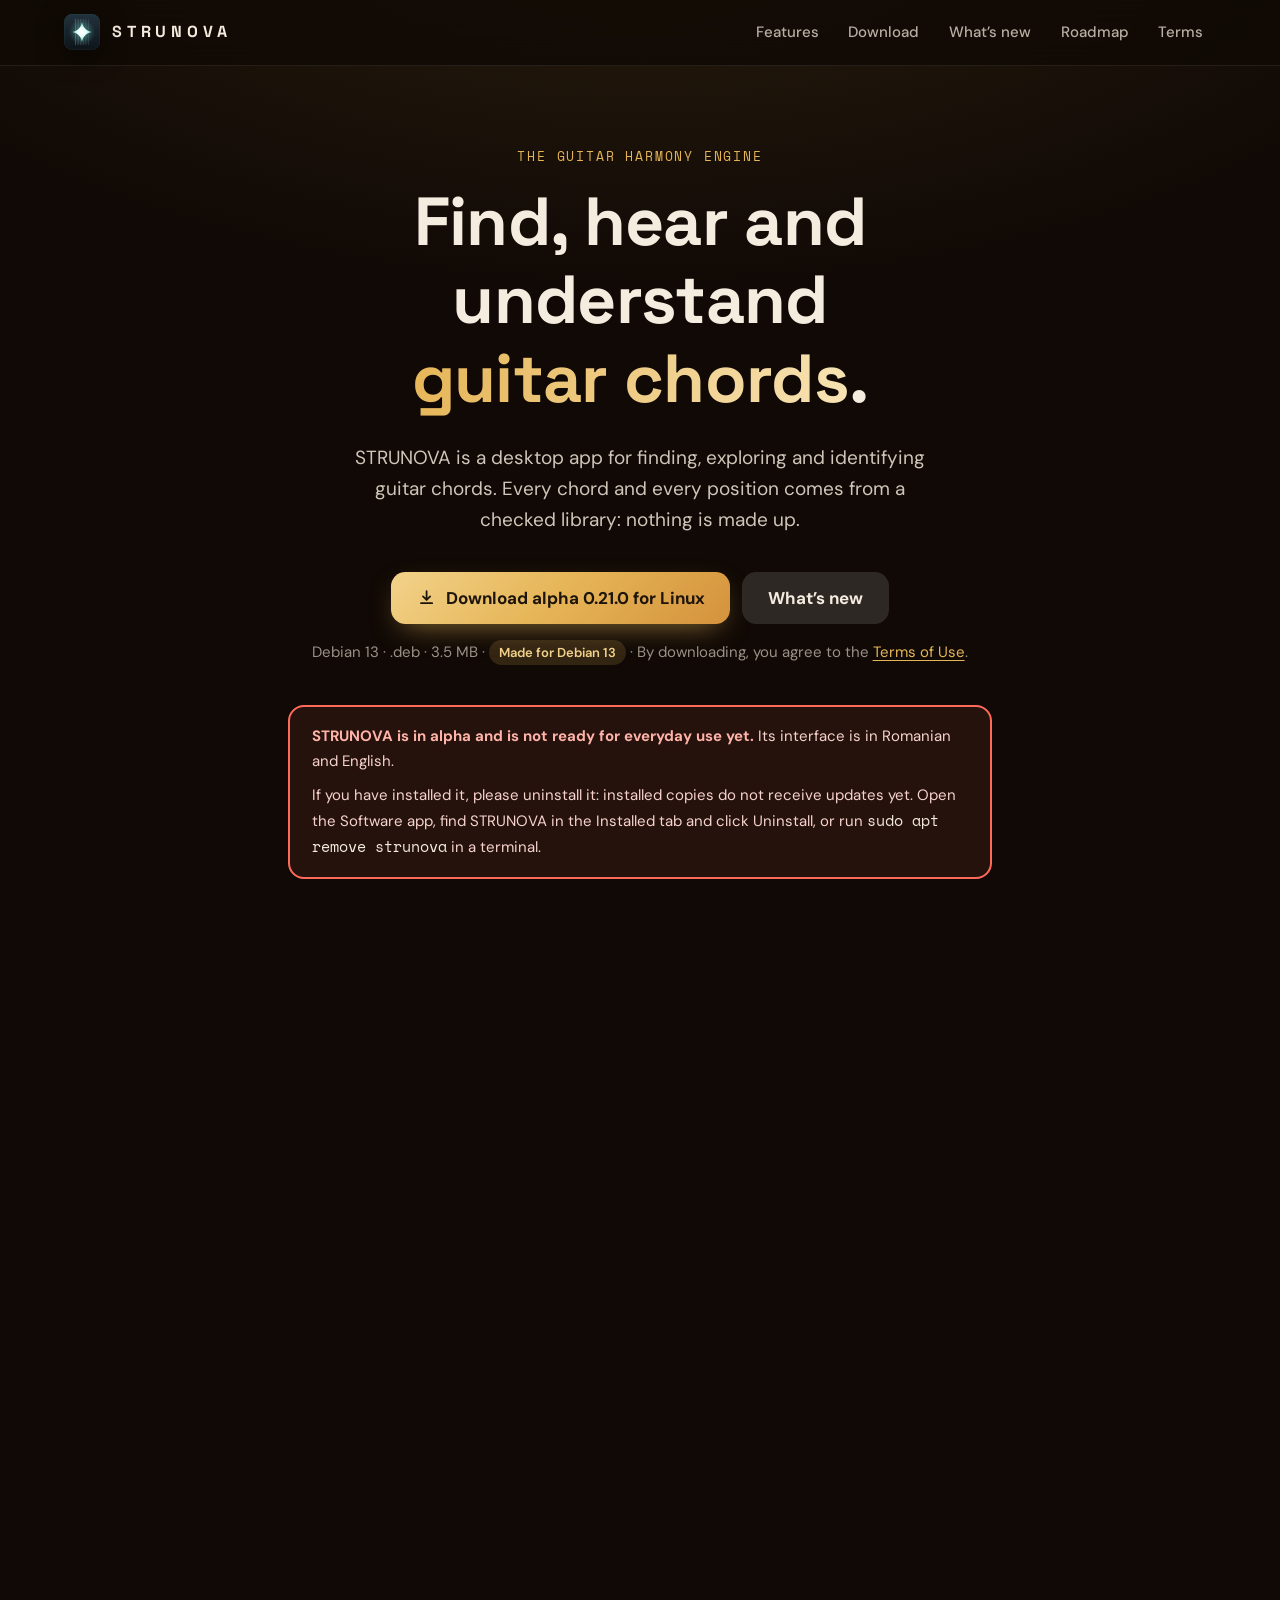
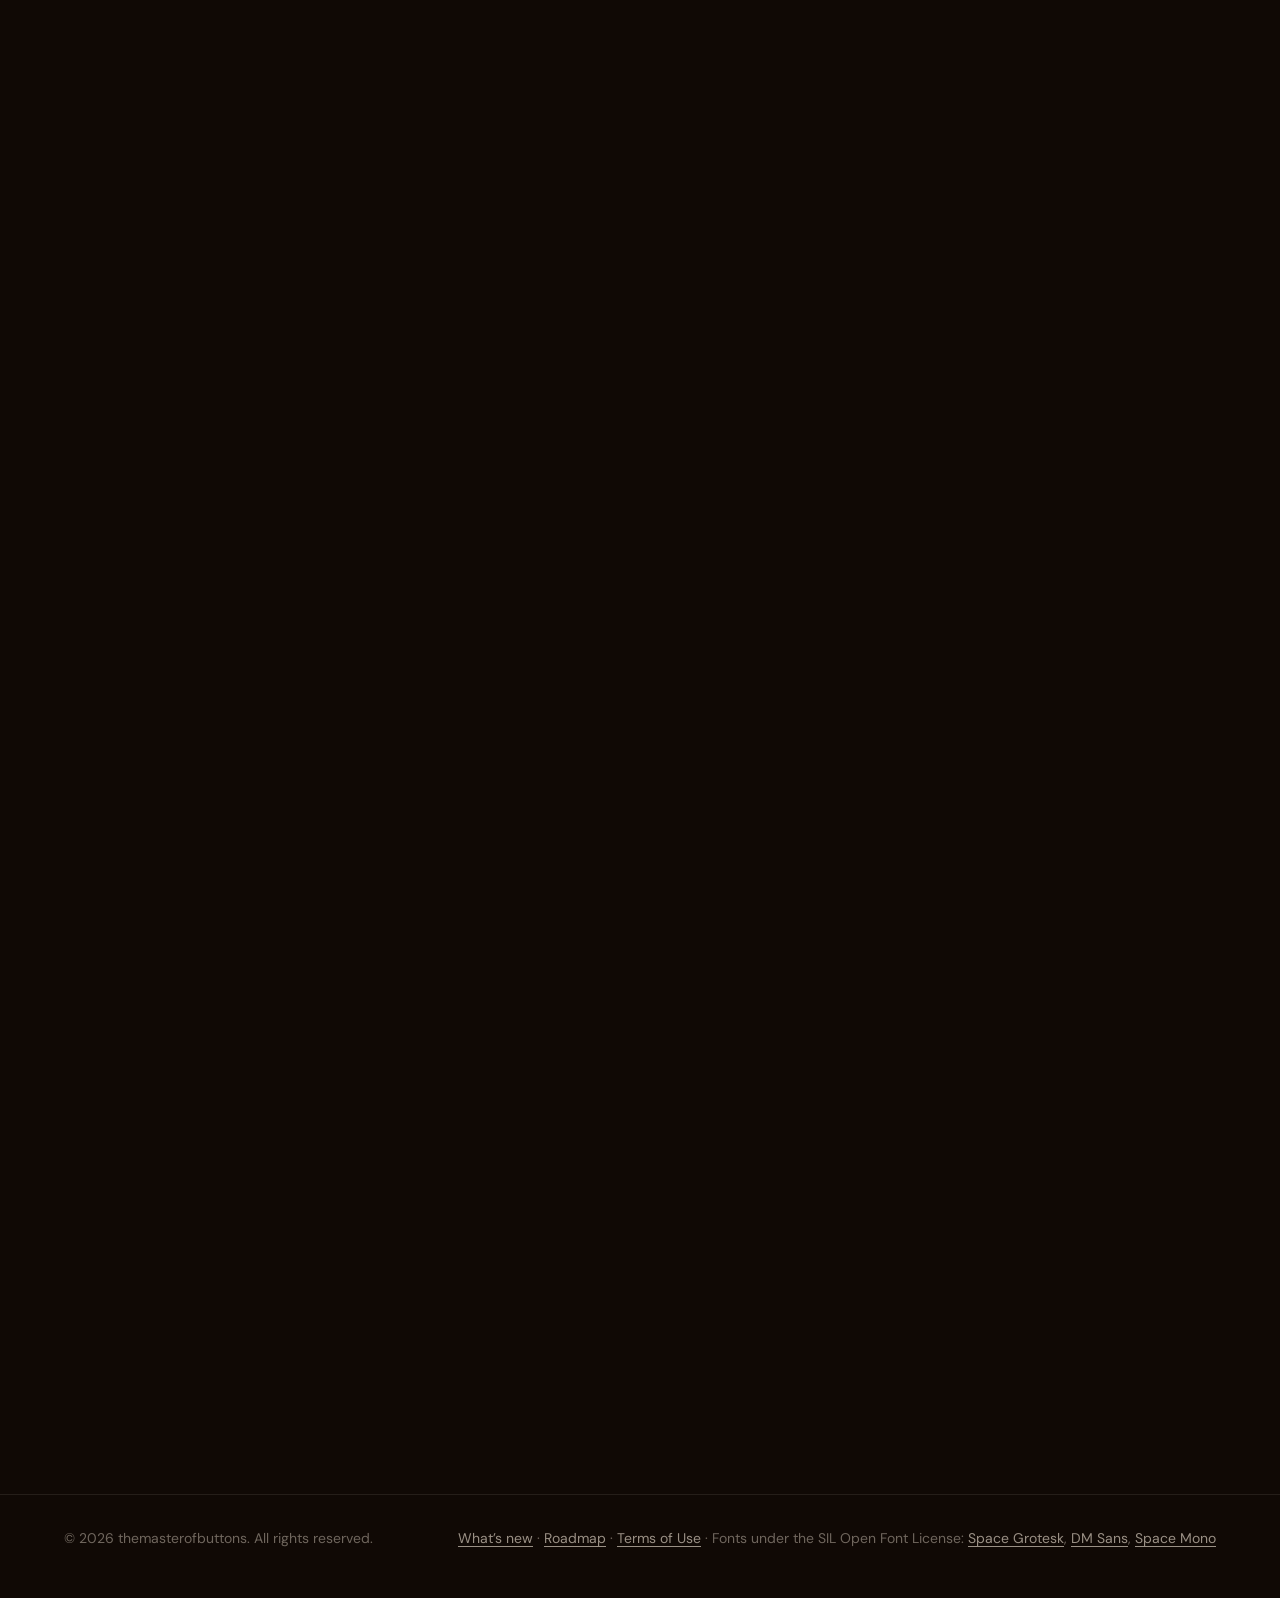
<file: index.html>
<!doctype html>
<html lang="en">
  <head>
    <meta charset="utf-8" />
    <meta name="viewport" content="width=device-width, initial-scale=1" />
    <meta
      http-equiv="Content-Security-Policy"
      content="default-src 'self'; base-uri 'none'; form-action 'none'"
    />
    <meta
      name="description"
      content="STRUNOVA, The Guitar Harmony Engine: a desktop app for finding, hearing and identifying guitar chords, with a library where nothing is invented. Alpha for Linux."
    />
    <meta name="theme-color" content="#100905" />
    <title>STRUNOVA · The Guitar Harmony Engine</title>
    <link rel="icon" type="image/png" href="favicon.png" />
    <link rel="stylesheet" href="styles.css?v=4" />
  </head>
  <body>
    <header class="top">
      <div class="wrap">
        <a class="brand" href="./" aria-label="STRUNOVA, home">
          <svg viewBox="64 64 896 896" aria-hidden="true">
            <defs>
              <linearGradient id="logo-bg" x1="0" y1="0" x2="0" y2="1">
                <stop offset="0" stop-color="#22323d" />
                <stop offset="1" stop-color="#0d141a" />
              </linearGradient>
              <radialGradient id="logo-glow" cx="0.5" cy="0.5" r="0.5">
                <stop offset="0" stop-color="#62cdbb" stop-opacity="0.55" />
                <stop offset="1" stop-color="#62cdbb" stop-opacity="0" />
              </radialGradient>
              <radialGradient id="logo-star" cx="0.5" cy="0.5" r="0.5">
                <stop offset="0" stop-color="#ffffff" />
                <stop offset="0.45" stop-color="#e9fffb" />
                <stop offset="1" stop-color="#62cdbb" />
              </radialGradient>
            </defs>
            <rect x="64" y="64" width="896" height="896" rx="208" fill="url(#logo-bg)" />
            <rect x="67" y="67" width="890" height="890" rx="205" fill="none" stroke="#62cdbb" stroke-opacity="0.35" stroke-width="6" />
            <g stroke="#aab8c5" stroke-opacity="0.5" stroke-linecap="round">
              <line x1="352" y1="196" x2="352" y2="828" stroke-width="16" />
              <line x1="416" y1="196" x2="416" y2="828" stroke-width="14" />
              <line x1="480" y1="196" x2="480" y2="828" stroke-width="12" />
              <line x1="544" y1="196" x2="544" y2="828" stroke-width="10" />
              <line x1="608" y1="196" x2="608" y2="828" stroke-width="9" />
              <line x1="672" y1="196" x2="672" y2="828" stroke-width="8" />
            </g>
            <circle cx="512" cy="512" r="330" fill="url(#logo-glow)" />
            <path d="M 512 272 Q 550.4 473.6 752 512 Q 550.4 550.4 512 752 Q 473.6 550.4 272 512 Q 473.6 473.6 512 272 Z" fill="url(#logo-star)" />
          </svg>
          <span>STRUNOVA</span>
        </a>
        <nav class="nav" aria-label="Site">
          <a href="#features">Features</a>
          <a href="#download">Download</a>
          <a href="releases.html">What’s new</a>
          <a href="roadmap.html">Roadmap</a>
          <a href="terms.html">Terms</a>
        </nav>
      </div>
    </header>

    <main>
      <div class="hero wrap">
        <p class="eyebrow">The Guitar Harmony Engine</p>
        <h1>Find, hear and understand <span class="gold">guitar chords</span>.</h1>
        <p class="lead">
          STRUNOVA is a desktop app for finding, exploring and identifying guitar chords.
          Every chord and every position comes from a checked library: nothing is made up.
        </p>
        <div class="actions">
          <a class="button" href="download/STRUNOVA_0.21.0_amd64.deb" download>
            <svg viewBox="0 0 24 24" fill="none" stroke="currentColor" stroke-width="2.2" stroke-linecap="round" stroke-linejoin="round" aria-hidden="true">
              <path d="M12 4v11m0 0-4.5-4.5M12 15l4.5-4.5M5 19h14" />
            </svg>
            Download alpha 0.21.0 for Linux
          </a>
          <a class="button quiet" href="releases.html">What’s new</a>
        </div>
        <p class="meta">
          Debian 13 · .deb · 3.5&nbsp;MB · <span class="status">Made for Debian 13</span> ·
          By downloading, you agree to the <a href="terms.html">Terms of Use</a>.
        </p>

        <div class="alert" role="alert">
          <p>
            <strong>STRUNOVA is in alpha and is not ready for everyday use yet.</strong>
            Its interface is in Romanian and English.
          </p>
          <p>
            If you have installed it, please uninstall it: installed copies do not receive
            updates yet. Open the Software app, find STRUNOVA in the Installed tab and click
            Uninstall, or run <code>sudo apt remove strunova</code> in a terminal.
          </p>
        </div>

        <figure class="shot glow reveal">
          <img
            src="images/chords.png"
            width="1600"
            height="900"
            alt="The chord library of STRUNOVA: a table of chord types and roots, and the chosen chord C with its diagram, its notes and buttons to hear it."
          />
        </figure>

        <ul class="stats reveal">
          <li><strong class="gold">359</strong><span>chords in the library</span></li>
          <li><strong class="gold">609</strong><span>documented positions</span></li>
          <li><strong class="gold">31</strong><span>chord types, from major to maj7♯11</span></li>
          <li><strong class="gold">0</strong><span>invented chords</span></li>
        </ul>
      </div>

      <section id="features">
        <div class="wrap">
          <div class="section-title reveal">
            <p class="eyebrow">What the alpha does</p>
            <h2>A chord library you can trust, and the tools around it</h2>
            <p>
              Search by name, such as C, Cm7, F#m9 or G7b9, or pick a chord from the table of
              types and roots. Every documented position has a clear diagram, with the
              fingers, the open and muted strings, the root and the notes, and you can hear
              it strummed or string by string. Filters keep only the positions you want: by
              level, open or barre, place on the neck and number of fingers. And every chord
              has its theory: the formula, each note with its interval above the root, the
              bass and the inversion, and what its type is, written from open music theory
              textbooks.
            </p>
          </div>

          <div class="feature reveal">
            <div class="feature-text">
              <span class="tag">Fretboard</span>
              <h3>Every position on the whole neck</h3>
              <p>
                Pick a chord and see where the library plays it along the whole neck: each
                position marked above the neck, the one you choose drawn in full on it, and
                the others in faint dots, one click away.
              </p>
              <ul>
                <li>Fingers, notes or degrees on the dots, the root ringed</li>
                <li>Barres, open and muted strings, as on a real neck</li>
                <li>The chosen position large, to hear and to keep among your favorites</li>
              </ul>
            </div>
            <figure class="shot">
              <img src="images/grif.png" width="1600" height="900" loading="lazy" alt="Fretboard: the six positions of C on the whole neck, the E-shape barre at the 8th fret chosen, the others in faint dots." />
            </figure>
          </div>

          <div class="feature reveal">
            <div class="feature-text">
              <span class="tag">Build music</span>
              <h3>Write a progression, then play along</h3>
              <p>
                Type the chords in your own order, such as Em C G D, and see each one with a
                diagram from the library. Hear the progression in time and follow the chord
                that is playing.
              </p>
              <ul>
                <li>Tempo from 40 to 200 beats per minute</li>
                <li>From 1 to 8 beats per chord, with repeat on or off</li>
                <li>Another position for any chord, with the arrows</li>
              </ul>
            </div>
            <figure class="shot">
              <img src="images/progression.png" width="1600" height="900" loading="lazy" alt="Build music: the progression Em C G D, each chord with its diagram, and the controls for tempo, beats per chord, volume and repeat." />
            </figure>
          </div>

          <div class="feature reveal">
            <div class="feature-text">
              <span class="tag">Chord identification</span>
              <h3>Which chord am I playing?</h3>
              <p>
                Choose one note per string on a fretboard, and STRUNOVA names the chords of its
                library that have exactly those notes, and tells you whether your position is
                one of its own.
              </p>
              <ul>
                <li>A wooden fretboard with 12, 15 or 17 frets</li>
                <li>An Example button that puts a position from the library on the neck</li>
                <li>Chords with the same notes over another bass, named apart</li>
              </ul>
            </div>
            <figure class="shot">
              <img src="images/identify.png" width="1600" height="900" loading="lazy" alt="Chord identification: notes chosen on a wooden fretboard, the chord C found in the library, and the notes chosen string by string." />
            </figure>
          </div>

          <div class="feature reveal">
            <div class="feature-text">
              <span class="tag">Lessons</span>
              <h3>Learn how a guitar makes its sound</h3>
              <p>
                Lesson 1 explains, card by card, what sound is, how classical, acoustic,
                electro-acoustic, smart and electric guitars make it, and how amplifiers and
                effects shape it.
              </p>
              <ul>
                <li>10 chapters, 74 cards and more than 40 drawings</li>
                <li>Notes to hear, and an interactive map of the whole sound path</li>
                <li>A test of ten questions, with your score</li>
              </ul>
            </div>
            <figure class="shot">
              <img src="images/lesson.png" width="1600" height="900" loading="lazy" alt="A lesson card: the whole sound path of an electric guitar, stop by stop, from the string to the ear." />
            </figure>
          </div>

          <div class="feature reveal">
            <div class="feature-text">
              <span class="tag">Favorites and settings</span>
              <h3>Your chords, your way</h3>
              <p>
                Star a chord to keep it with the exact position you were looking at, and find
                your favorites as cards to see and hear. Settings are saved automatically.
              </p>
              <ul>
                <li>Your guitar: six, seven or eight strings</li>
                <li>The volume, kept from one session to the next</li>
                <li>Sound as soon as you choose a note or a chord</li>
                <li>The length of the fretboard and note names under the mouse</li>
              </ul>
            </div>
            <figure class="shot">
              <img src="images/favorites.png" width="1600" height="900" loading="lazy" alt="Favorites: the starred chords Am, C, G, Em and F7 as cards, each with its diagram and a button to hear it." />
            </figure>
          </div>

          <ul class="cards reveal">
            <li class="card">
              <div class="icon">
                <svg viewBox="0 0 24 24" fill="none" stroke="currentColor" stroke-width="2" stroke-linecap="round" stroke-linejoin="round" aria-hidden="true">
                  <circle cx="12" cy="12" r="8" />
                  <path d="M12 4a8 8 0 0 1 0 16Z" fill="currentColor" />
                </svg>
              </div>
              <h3>Warm and focused</h3>
              <p>A dark, warm design with a gold accent, made to let the chords stand out.</p>
            </li>
            <li class="card">
              <div class="icon">
                <svg viewBox="0 0 24 24" fill="none" stroke="currentColor" stroke-width="2" stroke-linecap="round" stroke-linejoin="round" aria-hidden="true">
                  <path d="M3 12c2.5 0 2.5-6 5-6s2.5 12 5 12 2.5-6 5-6 2.5 0 3 0" />
                </svg>
              </div>
              <h3>Glass and motion like iOS and macOS</h3>
              <p>
                The sidebar and the controls are glass that catches the light. Buttons give way
                under a click, selections slide and stretch like a drop, and fingers move to the
                next position.
              </p>
            </li>
            <li class="card">
              <div class="icon">
                <svg viewBox="0 0 24 24" fill="none" stroke="currentColor" stroke-width="2" stroke-linecap="round" stroke-linejoin="round" aria-hidden="true">
                  <path d="M4 18V6l5 3v6l-5 3Z" />
                  <path d="M14 8.5a5 5 0 0 1 0 7M17 6a8.5 8.5 0 0 1 0 12" />
                </svg>
              </div>
              <h3>Synthesized strings</h3>
              <p>
                Plucked strings synthesized in the app, in tune to within a cent across the
                neck. The app says so: no recordings pretend to be a real guitar.
              </p>
            </li>
          </ul>
        </div>
      </section>

      <section>
        <div class="wrap">
          <div class="principle reveal">
            <p class="eyebrow">Our principle</p>
            <h2>No invented chords</h2>
            <p>
              STRUNOVA shows only chords and positions that exist and are documented in its
              library. If a chord is not there yet, the app says so instead of making one up.
            </p>
          </div>
        </div>
      </section>

      <section>
        <div class="wrap">
          <ul class="cards reveal">
            <li class="card">
              <div class="icon">
                <svg viewBox="0 0 24 24" fill="none" stroke="currentColor" stroke-width="2" stroke-linecap="round" stroke-linejoin="round" aria-hidden="true">
                  <rect x="5" y="11" width="14" height="9" rx="2" />
                  <path d="M8 11V8a4 4 0 0 1 8 0v3" />
                </svg>
              </div>
              <h3>Private by design</h3>
              <p>
                The app works offline, with no account and no tracking. Your settings,
                favorites and lessons read stay on your computer.
              </p>
            </li>
            <li class="card">
              <div class="icon">
                <svg viewBox="0 0 24 24" fill="none" stroke="currentColor" stroke-width="2" stroke-linecap="round" stroke-linejoin="round" aria-hidden="true">
                  <path d="M4 7h16M4 12h16M4 17h10" />
                </svg>
              </div>
              <h3>No cookies here either</h3>
              <p>This website uses no cookies and no analytics.</p>
            </li>
          </ul>
        </div>
      </section>

      <section id="download">
        <div class="wrap">
          <div class="section-title reveal">
            <p class="eyebrow">Download</p>
            <h2>Try the alpha</h2>
            <p>
              New in 0.21.0: guitars of 7 and 8 strings. Choose yours in Settings: the
              positions, the whole neck, chord identification and the sound follow it, with a low
              B on the seventh string and a low F♯ on the eighth.
              <a href="releases.html">Every version</a>.
            </p>
          </div>

          <div class="download reveal">
            <div class="panel">
              <h3>STRUNOVA 0.21.0 alpha</h3>
              <p class="small">
                Debian package · 64-bit (x86-64) · 3.5&nbsp;MB ·
                <span class="status">Made for Debian 13</span>
              </p>
              <a class="button" href="download/STRUNOVA_0.21.0_amd64.deb" download>
                <svg viewBox="0 0 24 24" fill="none" stroke="currentColor" stroke-width="2.2" stroke-linecap="round" stroke-linejoin="round" aria-hidden="true">
                  <path d="M12 4v11m0 0-4.5-4.5M12 15l4.5-4.5M5 19h14" />
                </svg>
                Download for Linux (.deb)
              </a>
              <p class="small">
                By downloading, you agree to the <a href="terms.html">Terms of Use</a>.
              </p>
              <p>
                STRUNOVA 0.21.0 is an early alpha, not ready for everyday use yet. Installed
                copies do not receive updates yet: each new version is offered on this page.
              </p>
              <p class="small">SHA-256 of the package:</p>
              <div class="code">
                <code id="checksum">18356687343207b7f53fb245473b84da46c04aa3f3d649ad487d0eb6c5f6705e</code>
                <button class="copy" type="button" data-copy="checksum">Copy</button>
              </div>
            </div>

            <div class="panel">
              <h3>Install</h3>
              <ol class="steps">
                <li>Open the downloaded file: the Software app opens.</li>
                <li>Click <strong>Install</strong> and enter your password.</li>
                <li>STRUNOVA appears in your application menu. Made for Debian 13 (64-bit).</li>
              </ol>
              <p class="small">Or, in a terminal, in the folder where you saved the file:</p>
              <div class="code">
                <code id="install">sudo apt install ./STRUNOVA_0.21.0_amd64.deb</code>
                <button class="copy" type="button" data-copy="install">Copy</button>
              </div>
              <p class="small">
                To remove STRUNOVA, uninstall it from the Software app, or run
                <code>sudo apt remove strunova</code>. Your settings, favorites and lessons
                read stay in the folder <code>~/.local/share/ro.strunova.desktop</code>;
                delete it to remove them too.
              </p>
              <p class="small">
                Other Linux distributions based on Debian may work, but they have not been
                tested. Versions for macOS and Windows are planned, on this same page.
              </p>
            </div>
          </div>
        </div>
      </section>
    </main>

    <footer>
      <div class="wrap">
        <p>© 2026 themasterofbuttons. All rights reserved.</p>
        <p>
          <a href="releases.html">What’s new</a> · <a href="roadmap.html">Roadmap</a> ·
          <a href="terms.html">Terms of Use</a> ·
          Fonts under the SIL Open Font License:
          <a href="fonts/LICENSE-space-grotesk.txt">Space Grotesk</a>,
          <a href="fonts/LICENSE-dm-sans.txt">DM Sans</a>,
          <a href="fonts/LICENSE-space-mono.txt">Space Mono</a>
        </p>
      </div>
    </footer>

    <script src="script.js"></script>
  </body>
</html>
</file>
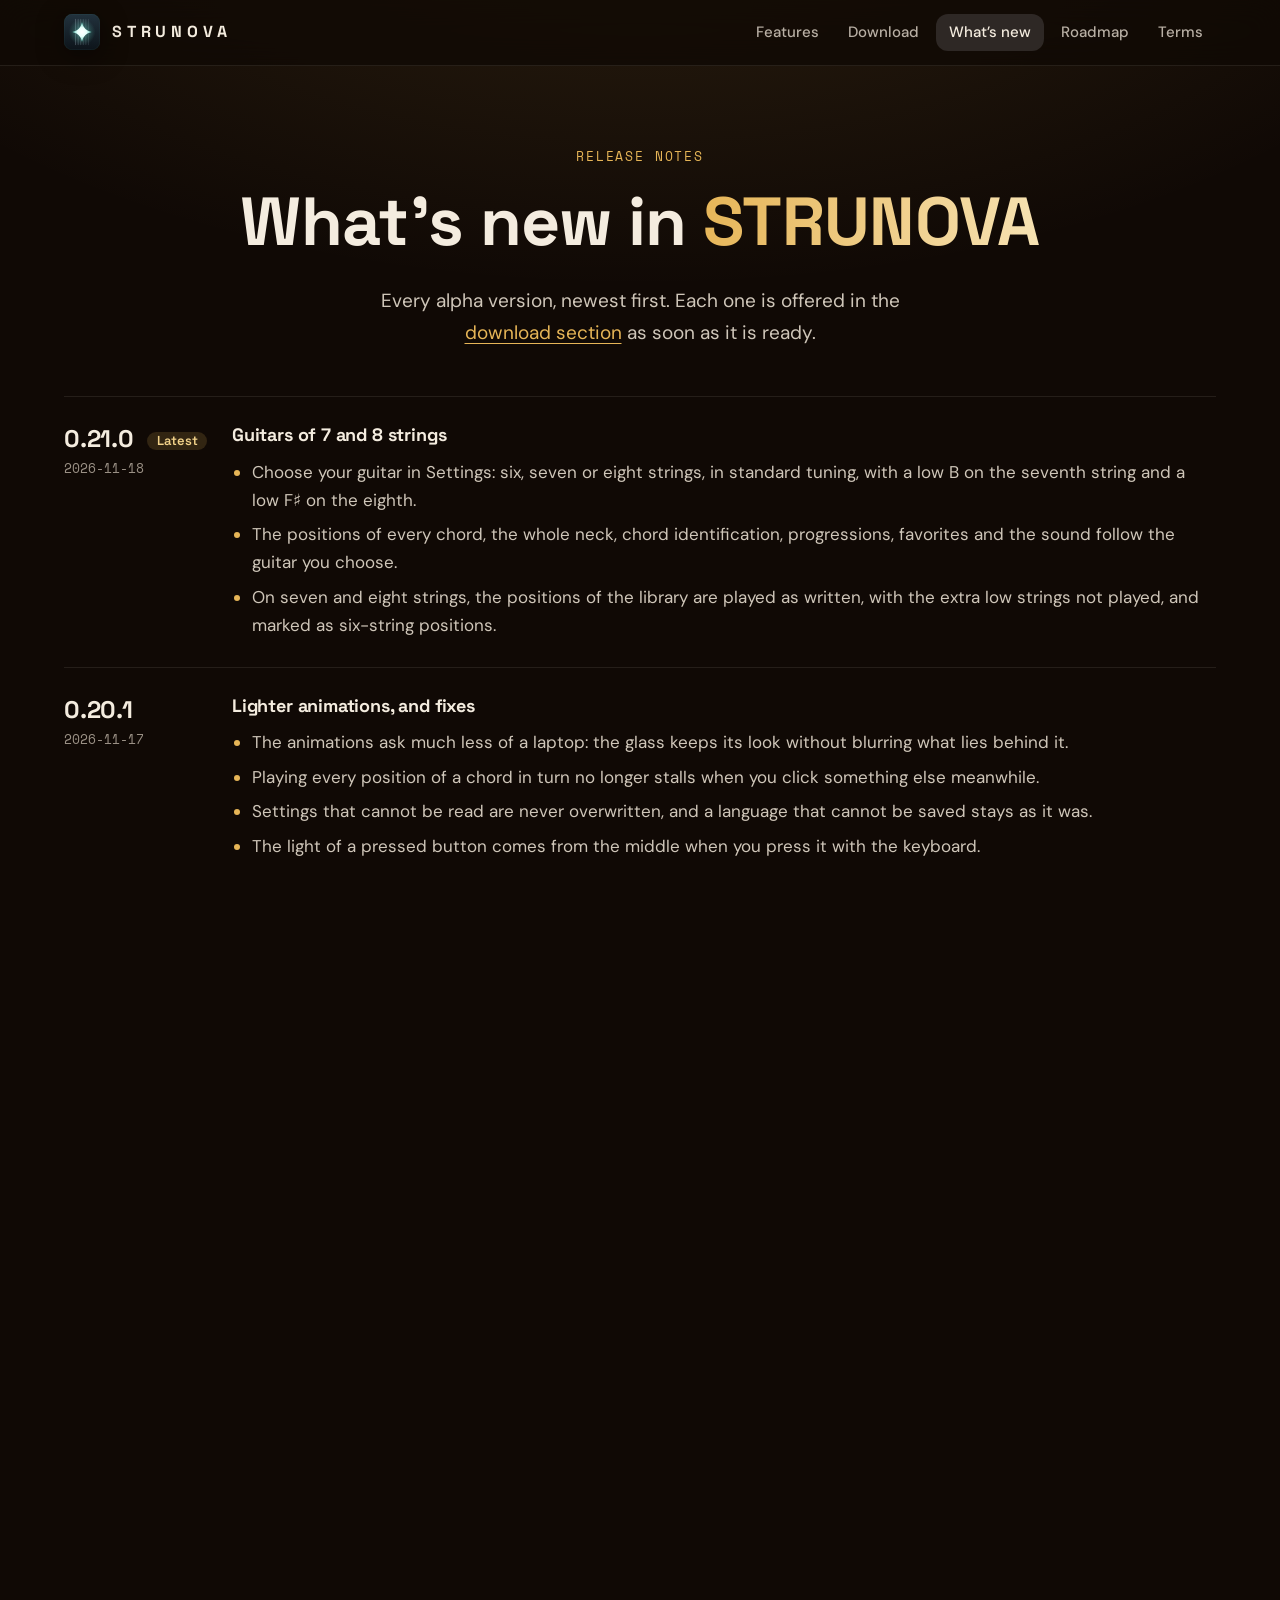
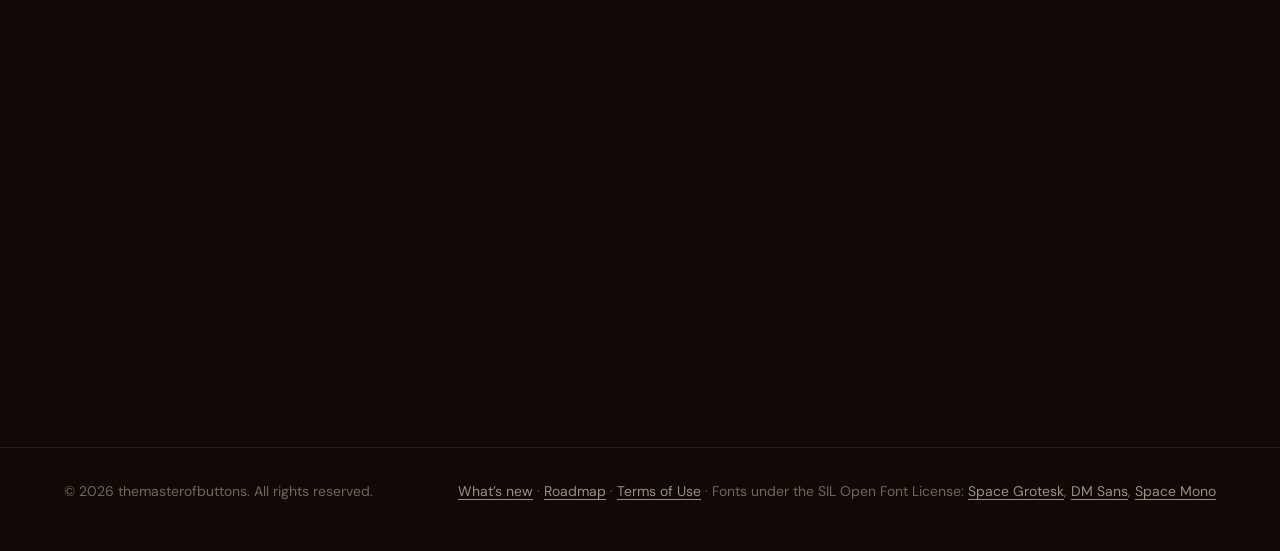
<file: releases.html>
<!doctype html>
<html lang="en">
  <head>
    <meta charset="utf-8" />
    <meta name="viewport" content="width=device-width, initial-scale=1" />
    <meta
      http-equiv="Content-Security-Policy"
      content="default-src 'self'; base-uri 'none'; form-action 'none'"
    />
    <meta name="description" content="Release notes of every STRUNOVA alpha version." />
    <meta name="theme-color" content="#100905" />
    <title>What’s new · STRUNOVA</title>
    <link rel="icon" type="image/png" href="favicon.png" />
    <link rel="stylesheet" href="styles.css?v=4" />
  </head>
  <body>
    <header class="top">
      <div class="wrap">
        <a class="brand" href="./" aria-label="STRUNOVA, home">
          <svg viewBox="64 64 896 896" aria-hidden="true">
            <defs>
              <linearGradient id="logo-bg" x1="0" y1="0" x2="0" y2="1">
                <stop offset="0" stop-color="#22323d" />
                <stop offset="1" stop-color="#0d141a" />
              </linearGradient>
              <radialGradient id="logo-glow" cx="0.5" cy="0.5" r="0.5">
                <stop offset="0" stop-color="#62cdbb" stop-opacity="0.55" />
                <stop offset="1" stop-color="#62cdbb" stop-opacity="0" />
              </radialGradient>
              <radialGradient id="logo-star" cx="0.5" cy="0.5" r="0.5">
                <stop offset="0" stop-color="#ffffff" />
                <stop offset="0.45" stop-color="#e9fffb" />
                <stop offset="1" stop-color="#62cdbb" />
              </radialGradient>
            </defs>
            <rect x="64" y="64" width="896" height="896" rx="208" fill="url(#logo-bg)" />
            <rect x="67" y="67" width="890" height="890" rx="205" fill="none" stroke="#62cdbb" stroke-opacity="0.35" stroke-width="6" />
            <g stroke="#aab8c5" stroke-opacity="0.5" stroke-linecap="round">
              <line x1="352" y1="196" x2="352" y2="828" stroke-width="16" />
              <line x1="416" y1="196" x2="416" y2="828" stroke-width="14" />
              <line x1="480" y1="196" x2="480" y2="828" stroke-width="12" />
              <line x1="544" y1="196" x2="544" y2="828" stroke-width="10" />
              <line x1="608" y1="196" x2="608" y2="828" stroke-width="9" />
              <line x1="672" y1="196" x2="672" y2="828" stroke-width="8" />
            </g>
            <circle cx="512" cy="512" r="330" fill="url(#logo-glow)" />
            <path d="M 512 272 Q 550.4 473.6 752 512 Q 550.4 550.4 512 752 Q 473.6 550.4 272 512 Q 473.6 473.6 512 272 Z" fill="url(#logo-star)" />
          </svg>
          <span>STRUNOVA</span>
        </a>
        <nav class="nav" aria-label="Site">
          <a href="./#features">Features</a>
          <a href="./#download">Download</a>
          <a href="releases.html" aria-current="page">What’s new</a>
          <a href="roadmap.html">Roadmap</a>
          <a href="terms.html">Terms</a>
        </nav>
      </div>
    </header>

    <main class="wrap">
      <div class="hero">
        <p class="eyebrow">Release notes</p>
        <h1>What’s new in <span class="gold">STRUNOVA</span></h1>
        <p class="lead">
          Every alpha version, newest first. Each one is offered in the
          <a href="./#download">download section</a> as soon as it is ready.
        </p>
      </div>
        <article class="release reveal">
          <div>
            <h2>0.21.0 <span class="status latest">Latest</span></h2>
            <time datetime="2026-11-18">2026-11-18</time>
          </div>
          <div>
            <h3>Guitars of 7 and 8 strings</h3>
            <ul>
            <li>Choose your guitar in Settings: six, seven or eight strings, in standard tuning, with a low B on the seventh string and a low F♯ on the eighth.</li>
            <li>The positions of every chord, the whole neck, chord identification, progressions, favorites and the sound follow the guitar you choose.</li>
            <li>On seven and eight strings, the positions of the library are played as written, with the extra low strings not played, and marked as six-string positions.</li>
            </ul>
          </div>
        </article>
        <article class="release reveal">
          <div>
            <h2>0.20.1</h2>
            <time datetime="2026-11-17">2026-11-17</time>
          </div>
          <div>
            <h3>Lighter animations, and fixes</h3>
            <ul>
            <li>The animations ask much less of a laptop: the glass keeps its look without blurring what lies behind it.</li>
            <li>Playing every position of a chord in turn no longer stalls when you click something else meanwhile.</li>
            <li>Settings that cannot be read are never overwritten, and a language that cannot be saved stays as it was.</li>
            <li>The light of a pressed button comes from the middle when you press it with the keyboard.</li>
            </ul>
          </div>
        </article>
        <article class="release reveal">
          <div>
            <h2>0.20.0</h2>
            <time datetime="2026-11-16">2026-11-16</time>
          </div>
          <div>
            <h3>Glass, in the manner of iOS 26 and macOS Tahoe</h3>
            <ul>
            <li>The sidebar floats in the window as a pane of glass that lets the light through.</li>
            <li>Buttons, fields, tabs and choices are capsules of glass with a rim that catches the light; the main action is gold glass. Tables, diagrams and texts stay solid, easy to read.</li>
            <li>A selection stretches like a drop as it slides, glass lights up where you press it, and a slider’s handle or a switch’s knob turns into a lens of clear glass while you hold it.</li>
            </ul>
          </div>
        </article>
        <article class="release reveal">
          <div>
            <h2>0.19.0</h2>
            <time datetime="2026-11-16">2026-11-16</time>
          </div>
          <div>
            <h3>More chords</h3>
            <ul>
            <li>Six more chord types: 7♯5, 7♭5, 9sus4, maj7♯11, m11 and m6/9, each with an explanation of its theory.</li>
            <li>The m6 and m(maj7) chords on every root, and more positions for maj7: 359 chords with 609 positions.</li>
            <li>A review of every chord in the library: the fingering of the open Gmaj7 is corrected.</li>
            </ul>
          </div>
        </article>
        <article class="release reveal">
          <div>
            <h2>0.18.0</h2>
            <time datetime="2026-11-15">2026-11-15</time>
          </div>
          <div>
            <h3>English</h3>
            <ul>
            <li>The interface in English as well as Romanian: choose the language in Settings; until you do, STRUNOVA follows the language of your system.</li>
            <li>Every text in English: the sections, the names and explanations of the chords, and Lesson 1.</li>
            <li>Labels that were cut off at the edge of four lesson drawings, and long names in the whole sound path, now fit.</li>
            </ul>
          </div>
        </article>
        <article class="release reveal">
          <div>
            <h2>0.17.0</h2>
            <time datetime="2026-11-15">2026-11-15</time>
          </div>
          <div>
            <h3>The Grif section</h3>
            <ul>
            <li>Every position of a chord from the library on the whole neck, each one marked above it.</li>
            <li>The chosen position drawn in full on the neck, with fingers, notes or degrees, and large under it, to hear and to keep among your favorites.</li>
            <li>Choose a position with a click on its mark or on one of its faint notes, with the arrows or with the keyboard.</li>
            </ul>
          </div>
        </article>
        <article class="release reveal">
          <div>
            <h2>0.16.0</h2>
            <time datetime="2026-11-15">2026-11-15</time>
          </div>
          <div>
            <h3>The theory of every chord</h3>
            <ul>
            <li>The card of a chord has two views, Positions and Theory.</li>
            <li>Theory shows the formula, each note with its interval above the root and its distance in semitones, the bass and the inversion.</li>
            <li>An explanation of each of the 25 chord types, written from open music theory textbooks, with its sources.</li>
            <li>The table of chords no longer cuts off long names in narrower windows.</li>
            </ul>
          </div>
        </article>
        <article class="release reveal">
          <div>
            <h2>0.15.1</h2>
            <time datetime="2026-11-15">2026-11-15</time>
          </div>
          <div>
            <h3>Fixes</h3>
            <ul>
            <li>The search finds the 6/9 chord written as musicians write it, such as C6/9.</li>
            <li>In chord identification, the bass label goes on the lowest note, not on the lowest string played.</li>
            <li>Typing a chord in the search never makes it sound.</li>
            <li>The answers of the test are kept during a visit to another section, and no question can be skipped.</li>
            <li>Settings changed in the first moments after the app opens no longer replace the saved ones.</li>
            </ul>
          </div>
        </article>
        <article class="release reveal">
          <div>
            <h2>0.15.0</h2>
            <time datetime="2026-11-14">2026-11-14</time>
          </div>
          <div>
            <h3>Lesson 1 is complete</h3>
            <ul>
            <li>Chapters on the amplifier and on effects pedals, with their drawings.</li>
            <li>The whole sound path in an interactive diagram, for each kind of guitar.</li>
            <li>A test of ten questions at the end of the lesson, with the score.</li>
            </ul>
          </div>
        </article>
        <article class="release reveal">
          <div>
            <h2>0.14.5</h2>
            <time datetime="2026-11-14">2026-11-14</time>
          </div>
          <div>
            <h3>More drawings in Lesson 1</h3>
            <ul>
            <li>How a guitar can play its effects through its own body, and how that differs from the pickup of a classic electric guitar.</li>
            <li>Twelve new drawings, among them guitars drawn in the style of a classic electric guitar and of a smart guitar.</li>
            </ul>
          </div>
        </article>
        <article class="release reveal">
          <div>
            <h2>0.14.0</h2>
            <time datetime="2026-11-14">2026-11-14</time>
          </div>
          <div>
            <h3>More chapters of Lesson 1</h3>
            <ul>
            <li>The acoustic and electro-acoustic guitar: steel strings, pickups, the preamplifier, feedback.</li>
            <li>Guitars that play their effects through their own body.</li>
            <li>The electric guitar: magnetic pickups, single-coil and humbucker, volume and tone.</li>
            </ul>
          </div>
        </article>
        <article class="release reveal">
          <div>
            <h2>0.13.0</h2>
            <time datetime="2026-11-14">2026-11-14</time>
          </div>
          <div>
            <h3>Lessons</h3>
            <ul>
            <li>The Theory section starts with Lesson 1, about the guitar and its sound: what sound is, the parts of a guitar, the sound path of a classical guitar.</li>
            <li>Lessons read card by card, with drawings and notes to hear; the chapters read are remembered.</li>
            <li>The sidebar shows the STRUNOVA icon.</li>
            </ul>
          </div>
        </article>
        <article class="release reveal">
          <div>
            <h2>0.12.0</h2>
            <time datetime="2026-11-12">2026-11-12</time>
          </div>
          <div>
            <h3>Favorites</h3>
            <ul>
            <li>A star on every chord keeps it with the position shown.</li>
            <li>The Favorites section shows the starred chords as cards to see, hear and open in the library.</li>
            </ul>
          </div>
        </article>
        <article class="release reveal">
          <div>
            <h2>0.11.0</h2>
            <time datetime="2026-11-11">2026-11-11</time>
          </div>
          <div>
            <h3>Settings</h3>
            <ul>
            <li>The volume is kept from one session to the next.</li>
            <li>Sound as soon as a note or a chord is chosen, a fretboard of 12, 15 or 17 frets, and note names under the mouse.</li>
            <li>Settings are saved automatically, on your computer only.</li>
            </ul>
          </div>
        </article>
        <article class="release reveal">
          <div>
            <h2>0.10.5</h2>
            <time datetime="2026-11-11">2026-11-11</time>
          </div>
          <div>
            <h3>Motion in the manner of iOS and macOS</h3>
            <ul>
            <li>Buttons give way under a click and spring back; selections slide.</li>
            <li>Sliders swell while held and glide to a click; fingers glide to the next position.</li>
            </ul>
          </div>
        </article>
        <article class="release reveal">
          <div>
            <h2>0.10.0</h2>
            <time datetime="2026-11-10">2026-11-10</time>
          </div>
          <div>
            <h3>A new design</h3>
            <ul>
            <li>Warm, dark surfaces and a gold accent, new fonts and icons.</li>
            <li>The chord library as a table of chord types and roots, with the chosen chord beside it.</li>
            <li>A wooden fretboard for chord identification, with an Example button, and example progressions to try.</li>
            <li>The voicing with open strings now comes first among voicings at the same place on the neck.</li>
            </ul>
          </div>
        </article>
        <article class="release reveal">
          <div>
            <h2>0.9.0</h2>
            <time datetime="2026-11-10">2026-11-10</time>
          </div>
          <div>
            <h3>Filters for the positions of a chord</h3>
            <ul>
            <li>Filter by level, open or barre, place on the neck and number of fingers.</li>
            </ul>
          </div>
        </article>
        <article class="release reveal">
          <div>
            <h2>0.8.0</h2>
            <time datetime="2026-11-10">2026-11-10</time>
          </div>
          <div>
            <h3>269 chords</h3>
            <ul>
            <li>Eight more chord types, among them maj9, m9, 13, 6/9, 7♯9 and 7♭9, and more positions along the neck: 269 chords with 459 positions.</li>
            </ul>
          </div>
        </article>
        <article class="release reveal">
          <div>
            <h2>0.7.0</h2>
            <time datetime="2026-11-09">2026-11-09</time>
          </div>
          <div>
            <h3>192 chords</h3>
            <ul>
            <li>Twelve more chord types, from power chords and suspended chords to diminished, augmented and ninth chords, and seven common slash chords.</li>
            </ul>
          </div>
        </article>
        <article class="release reveal">
          <div>
            <h2>0.6.5</h2>
            <time datetime="2026-11-09">2026-11-09</time>
          </div>
          <div>
            <h3>Build music</h3>
            <ul>
            <li>Write chords in your own order, see them with their diagrams and hear them in time.</li>
            </ul>
          </div>
        </article>
        <article class="release reveal">
          <div>
            <h2>0.6.0</h2>
            <time datetime="2026-11-09">2026-11-09</time>
          </div>
          <div>
            <h3>Seventh chords</h3>
            <ul>
            <li>The chord types 7, maj7 and m7, open and barre.</li>
            <li>Identification accepts the tones a chord may leave out, such as the fifth of C7.</li>
            </ul>
          </div>
        </article>
        <article class="release reveal">
          <div>
            <h2>0.5.0</h2>
            <time datetime="2026-11-08">2026-11-08</time>
          </div>
          <div>
            <h3>Chord identification</h3>
            <ul>
            <li>Choose notes on a fretboard and find the chords of the library that have exactly those notes.</li>
            </ul>
          </div>
        </article>
        <article class="release reveal">
          <div>
            <h2>0.4.0</h2>
            <time datetime="2026-11-08">2026-11-08</time>
          </div>
          <div>
            <h3>Listen to the positions</h3>
            <ul>
            <li>Synthesized plucked strings: hear a position strummed, string by string or one string at a time, and every position in turn.</li>
            </ul>
          </div>
        </article>
        <article class="release reveal">
          <div>
            <h2>0.3.0</h2>
            <time datetime="2026-11-08">2026-11-08</time>
          </div>
          <div>
            <h3>Chord diagrams</h3>
            <ul>
            <li>Diagrams with fingers, barres, open and muted strings and the notes of every string.</li>
            </ul>
          </div>
        </article>
        <article class="release reveal">
          <div>
            <h2>0.2.0</h2>
            <time datetime="2026-11-07">2026-11-07</time>
          </div>
          <div>
            <h3>Chord search and a first library</h3>
            <ul>
            <li>Search a chord by name, among 24 major and minor chords with 56 positions played and checked.</li>
            <li>The exact message when a chord is not in the library.</li>
            </ul>
          </div>
        </article>
        <article class="release reveal">
          <div>
            <h2>0.1.1</h2>
            <time datetime="2026-11-07">2026-11-07</time>
          </div>
          <div>
            <h3>The STRUNOVA icon</h3>
            <ul>
            <li>The app gets its icon and its first final look.</li>
            </ul>
          </div>
        </article>
        <article class="release reveal">
          <div>
            <h2>0.1.0</h2>
            <time datetime="2026-11-06">2026-11-06</time>
          </div>
          <div>
            <h3>The first alpha</h3>
            <ul>
            <li>The STRUNOVA window and its sections, in Romanian, working offline.</li>
            </ul>
          </div>
        </article>
    </main>

    <footer>
      <div class="wrap">
        <p>© 2026 themasterofbuttons. All rights reserved.</p>
        <p>
          <a href="releases.html">What’s new</a> · <a href="roadmap.html">Roadmap</a> ·
          <a href="terms.html">Terms of Use</a> ·
          Fonts under the SIL Open Font License:
          <a href="fonts/LICENSE-space-grotesk.txt">Space Grotesk</a>,
          <a href="fonts/LICENSE-dm-sans.txt">DM Sans</a>,
          <a href="fonts/LICENSE-space-mono.txt">Space Mono</a>
        </p>
      </div>
    </footer>

    <script src="script.js"></script>
  </body>
</html>
</file>
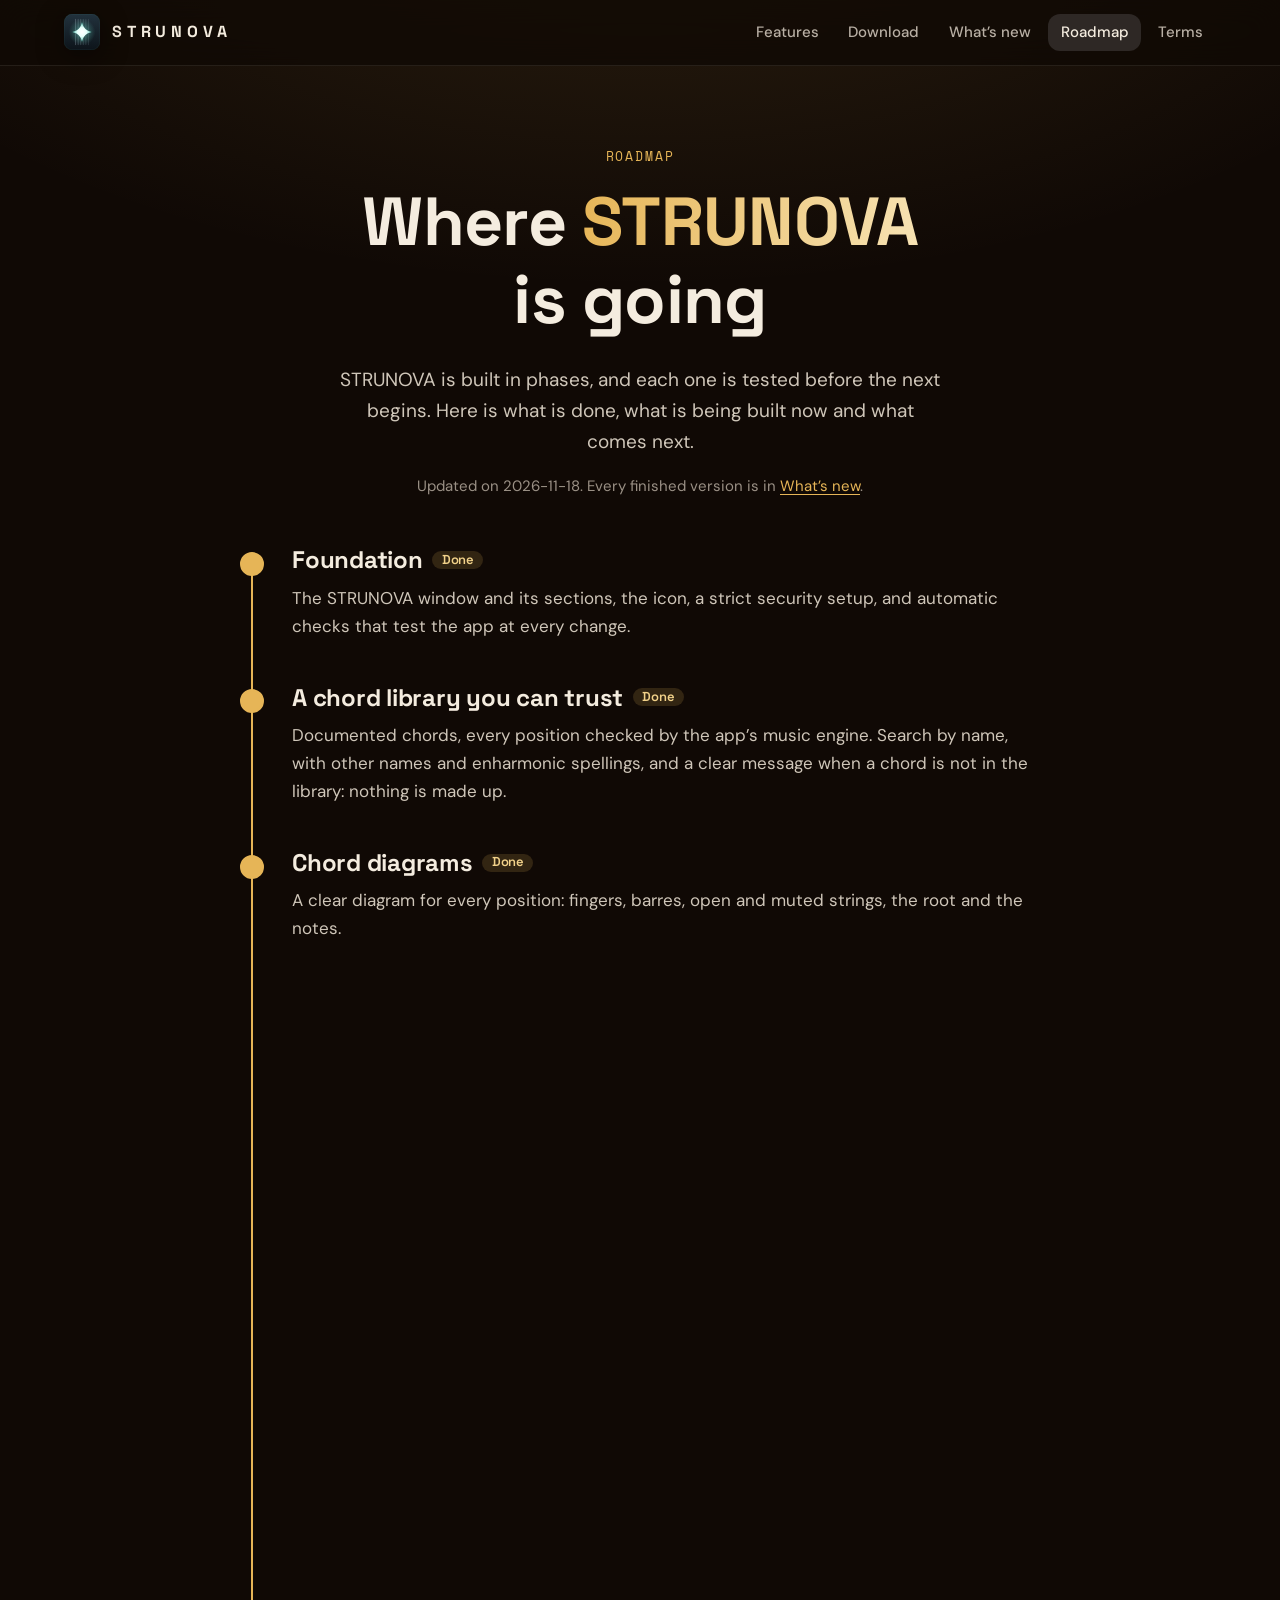
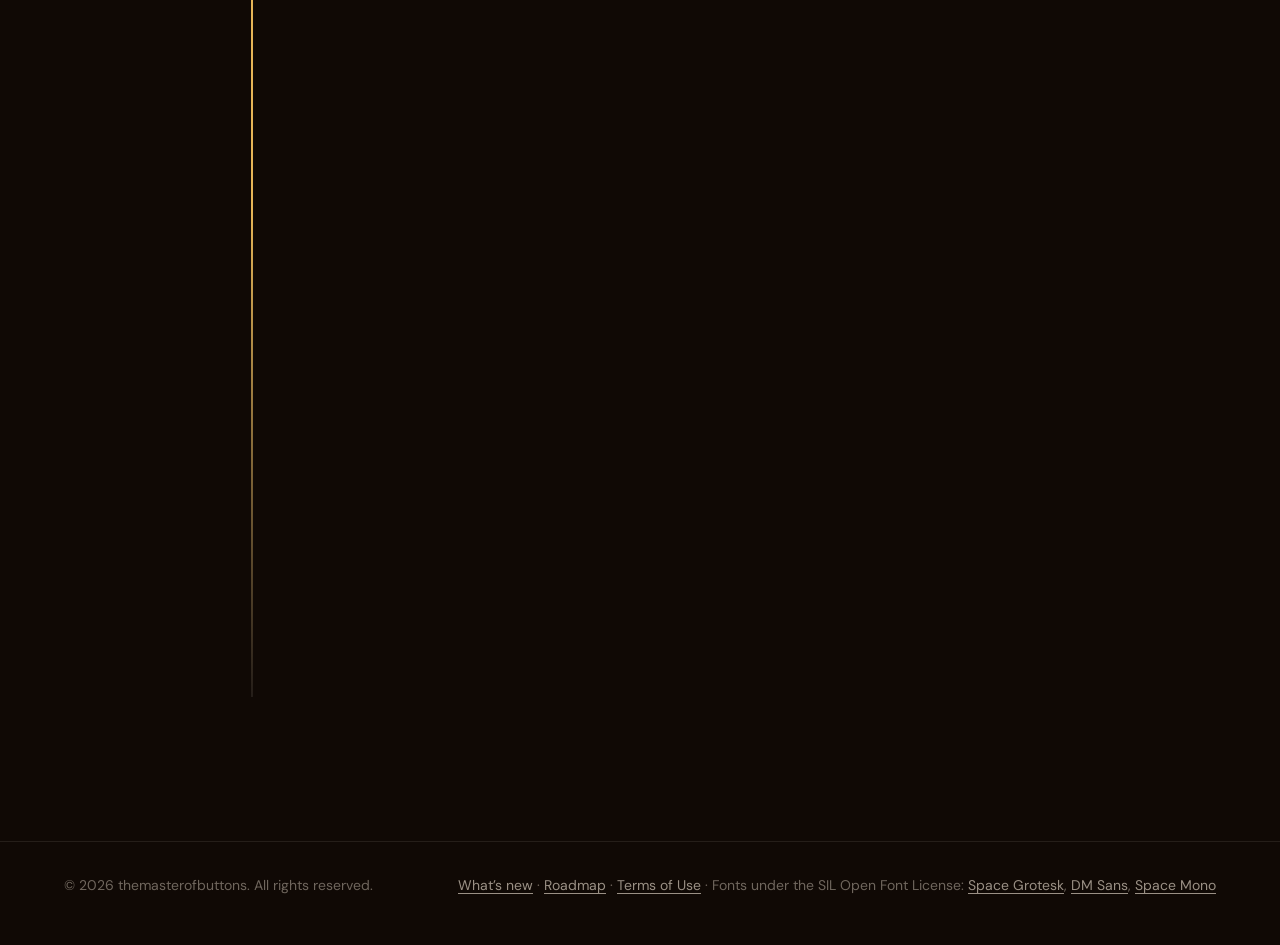
<file: roadmap.html>
<!doctype html>
<html lang="en">
  <head>
    <meta charset="utf-8" />
    <meta name="viewport" content="width=device-width, initial-scale=1" />
    <meta
      http-equiv="Content-Security-Policy"
      content="default-src 'self'; base-uri 'none'; form-action 'none'"
    />
    <meta name="description" content="The STRUNOVA roadmap: what is done, what is being built and what comes next." />
    <meta name="theme-color" content="#100905" />
    <title>Roadmap · STRUNOVA</title>
    <link rel="icon" type="image/png" href="favicon.png" />
    <link rel="stylesheet" href="styles.css?v=4" />
  </head>
  <body>
    <header class="top">
      <div class="wrap">
        <a class="brand" href="./" aria-label="STRUNOVA, home">
          <svg viewBox="64 64 896 896" aria-hidden="true">
            <defs>
              <linearGradient id="logo-bg" x1="0" y1="0" x2="0" y2="1">
                <stop offset="0" stop-color="#22323d" />
                <stop offset="1" stop-color="#0d141a" />
              </linearGradient>
              <radialGradient id="logo-glow" cx="0.5" cy="0.5" r="0.5">
                <stop offset="0" stop-color="#62cdbb" stop-opacity="0.55" />
                <stop offset="1" stop-color="#62cdbb" stop-opacity="0" />
              </radialGradient>
              <radialGradient id="logo-star" cx="0.5" cy="0.5" r="0.5">
                <stop offset="0" stop-color="#ffffff" />
                <stop offset="0.45" stop-color="#e9fffb" />
                <stop offset="1" stop-color="#62cdbb" />
              </radialGradient>
            </defs>
            <rect x="64" y="64" width="896" height="896" rx="208" fill="url(#logo-bg)" />
            <rect x="67" y="67" width="890" height="890" rx="205" fill="none" stroke="#62cdbb" stroke-opacity="0.35" stroke-width="6" />
            <g stroke="#aab8c5" stroke-opacity="0.5" stroke-linecap="round">
              <line x1="352" y1="196" x2="352" y2="828" stroke-width="16" />
              <line x1="416" y1="196" x2="416" y2="828" stroke-width="14" />
              <line x1="480" y1="196" x2="480" y2="828" stroke-width="12" />
              <line x1="544" y1="196" x2="544" y2="828" stroke-width="10" />
              <line x1="608" y1="196" x2="608" y2="828" stroke-width="9" />
              <line x1="672" y1="196" x2="672" y2="828" stroke-width="8" />
            </g>
            <circle cx="512" cy="512" r="330" fill="url(#logo-glow)" />
            <path d="M 512 272 Q 550.4 473.6 752 512 Q 550.4 550.4 512 752 Q 473.6 550.4 272 512 Q 473.6 473.6 512 272 Z" fill="url(#logo-star)" />
          </svg>
          <span>STRUNOVA</span>
        </a>
        <nav class="nav" aria-label="Site">
          <a href="./#features">Features</a>
          <a href="./#download">Download</a>
          <a href="releases.html">What’s new</a>
          <a href="roadmap.html" aria-current="page">Roadmap</a>
          <a href="terms.html">Terms</a>
        </nav>
      </div>
    </header>

    <main class="wrap">
      <div class="hero">
        <p class="eyebrow">Roadmap</p>
        <h1>Where <span class="gold">STRUNOVA</span> is going</h1>
        <p class="lead">
          STRUNOVA is built in phases, and each one is tested before the next begins. Here
          is what is done, what is being built now and what comes next.
        </p>
        <p class="meta">
          Updated on 2026-11-18. Every finished version is in
          <a href="releases.html">What’s new</a>.
        </p>
      </div>

      <ol class="phases">
        <li class="phase reveal" data-state="done">
          <h2>Foundation <span class="status">Done</span></h2>
          <p>
            The STRUNOVA window and its sections, the icon, a strict security setup, and
            automatic checks that test the app at every change.
          </p>
        </li>

        <li class="phase reveal" data-state="done">
          <h2>A chord library you can trust <span class="status">Done</span></h2>
          <p>
            Documented chords, every position checked by the app’s music engine. Search by
            name, with other names and enharmonic spellings, and a clear message when a
            chord is not in the library: nothing is made up.
          </p>
        </li>

        <li class="phase reveal" data-state="done">
          <h2>Chord diagrams <span class="status">Done</span></h2>
          <p>
            A clear diagram for every position: fingers, barres, open and muted strings,
            the root and the notes.
          </p>
        </li>

        <li class="phase reveal" data-state="done">
          <h2>Sound <span class="status">Done</span></h2>
          <p>
            Plucked strings synthesized in the app, in tune to within a cent: hear every
            position strummed or string by string.
          </p>
        </li>

        <li class="phase reveal" data-state="now">
          <h2>Advanced features <span class="status now">In progress</span></h2>
          <p>The tools around the library, one version at a time.</p>
          <h3>Done</h3>
          <ul class="done">
            <li>Chord identification: choose notes on a fretboard and find their chord.</li>
            <li>A library of 359 chords and 609 positions, from power chords to elevenths and altered chords, each one reviewed.</li>
            <li>Build music: write a progression, then hear it in time.</li>
            <li>Filters for the positions of a chord.</li>
            <li>A new design, with motion in the manner of iOS and macOS.</li>
            <li>Glass in the manner of iOS 26 and macOS Tahoe: a floating sidebar and controls of glass.</li>
            <li>Lighter animations for laptops, and a second review of the code for bugs.</li>
            <li>Settings and favorite chords, kept on your computer.</li>
            <li>Lesson 1: the guitar and its sound.</li>
            <li>The theory of every chord: formula, intervals, bass and an explanation.</li>
            <li>The Grif section: every position of a chord on the whole neck.</li>
            <li>The interface in English as well as Romanian, chosen in Settings.</li>
            <li>Guitars of 7 and 8 strings, chosen in Settings: every position, the neck, identification and the sound follow them.</li>
          </ul>
          <h3>Next</h3>
          <ul class="next">
            <li>More chords and positions in the library.</li>
            <li>Positions written for 7- and 8-string guitars, on their low strings.</li>
            <li>Every position of the library played on a guitar, not only checked.</li>
          </ul>
        </li>

        <li class="phase reveal" data-state="done">
          <h2>The website <span class="status">Done</span></h2>
          <p>
            This website: the features with real screenshots, the download with its
            checksum, the release notes and this roadmap.
          </p>
        </li>

        <li class="phase reveal" data-state="next">
          <h2>Testing and launch <span class="status next">Planned</span></h2>
          <p>The road from the alpha to the first full version.</p>
          <ul class="next">
            <li>Testing the whole app: its musical data, its speed and its security.</li>
            <li>Easier updates, without downloading every version by hand.</li>
            <li>More lessons.</li>
            <li>Versions for macOS (Apple silicon and Intel) and Windows, on this website.</li>
            <li>The final documentation, and the launch.</li>
          </ul>
        </li>
      </ol>
    </main>

    <footer>
      <div class="wrap">
        <p>© 2026 themasterofbuttons. All rights reserved.</p>
        <p>
          <a href="releases.html">What’s new</a> · <a href="roadmap.html">Roadmap</a> ·
          <a href="terms.html">Terms of Use</a> ·
          Fonts under the SIL Open Font License:
          <a href="fonts/LICENSE-space-grotesk.txt">Space Grotesk</a>,
          <a href="fonts/LICENSE-dm-sans.txt">DM Sans</a>,
          <a href="fonts/LICENSE-space-mono.txt">Space Mono</a>
        </p>
      </div>
    </footer>

    <script src="script.js"></script>
  </body>
</html>
</file>
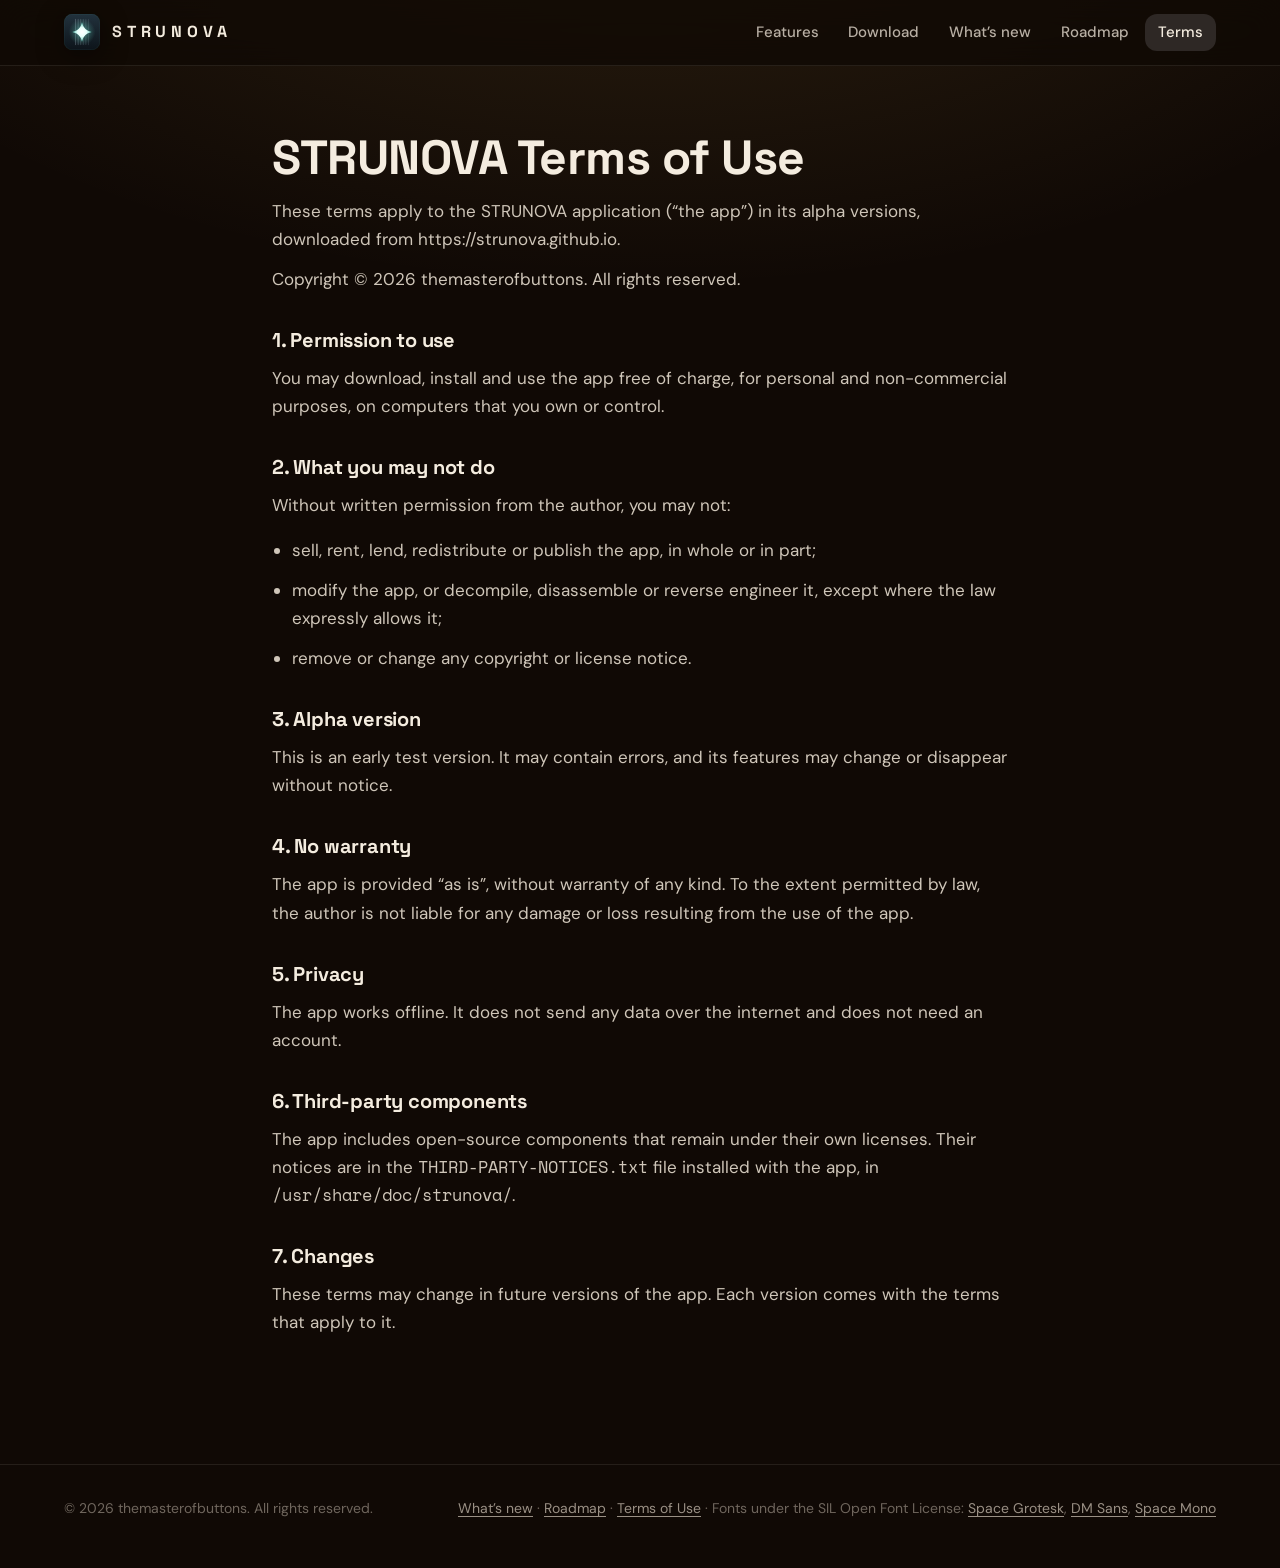
<file: terms.html>
<!doctype html>
<html lang="en">
  <head>
    <meta charset="utf-8" />
    <meta name="viewport" content="width=device-width, initial-scale=1" />
    <meta
      http-equiv="Content-Security-Policy"
      content="default-src 'self'; base-uri 'none'; form-action 'none'"
    />
    <meta name="description" content="Terms of use for the STRUNOVA application." />
    <meta name="theme-color" content="#100905" />
    <title>Terms of Use · STRUNOVA</title>
    <link rel="icon" type="image/png" href="favicon.png" />
    <link rel="stylesheet" href="styles.css?v=4" />
  </head>
  <body>
    <header class="top">
      <div class="wrap">
        <a class="brand" href="./" aria-label="STRUNOVA, home">
          <svg viewBox="64 64 896 896" aria-hidden="true">
            <defs>
              <linearGradient id="logo-bg" x1="0" y1="0" x2="0" y2="1">
                <stop offset="0" stop-color="#22323d" />
                <stop offset="1" stop-color="#0d141a" />
              </linearGradient>
              <radialGradient id="logo-glow" cx="0.5" cy="0.5" r="0.5">
                <stop offset="0" stop-color="#62cdbb" stop-opacity="0.55" />
                <stop offset="1" stop-color="#62cdbb" stop-opacity="0" />
              </radialGradient>
              <radialGradient id="logo-star" cx="0.5" cy="0.5" r="0.5">
                <stop offset="0" stop-color="#ffffff" />
                <stop offset="0.45" stop-color="#e9fffb" />
                <stop offset="1" stop-color="#62cdbb" />
              </radialGradient>
            </defs>
            <rect x="64" y="64" width="896" height="896" rx="208" fill="url(#logo-bg)" />
            <rect x="67" y="67" width="890" height="890" rx="205" fill="none" stroke="#62cdbb" stroke-opacity="0.35" stroke-width="6" />
            <g stroke="#aab8c5" stroke-opacity="0.5" stroke-linecap="round">
              <line x1="352" y1="196" x2="352" y2="828" stroke-width="16" />
              <line x1="416" y1="196" x2="416" y2="828" stroke-width="14" />
              <line x1="480" y1="196" x2="480" y2="828" stroke-width="12" />
              <line x1="544" y1="196" x2="544" y2="828" stroke-width="10" />
              <line x1="608" y1="196" x2="608" y2="828" stroke-width="9" />
              <line x1="672" y1="196" x2="672" y2="828" stroke-width="8" />
            </g>
            <circle cx="512" cy="512" r="330" fill="url(#logo-glow)" />
            <path d="M 512 272 Q 550.4 473.6 752 512 Q 550.4 550.4 512 752 Q 473.6 550.4 272 512 Q 473.6 473.6 512 272 Z" fill="url(#logo-star)" />
          </svg>
          <span>STRUNOVA</span>
        </a>
        <nav class="nav" aria-label="Site">
          <a href="./#features">Features</a>
          <a href="./#download">Download</a>
          <a href="releases.html">What’s new</a>
          <a href="roadmap.html">Roadmap</a>
          <a href="terms.html" aria-current="page">Terms</a>
        </nav>
      </div>
    </header>

    <main class="wrap legal">
      <h1>STRUNOVA Terms of Use</h1>
      <p>
        These terms apply to the STRUNOVA application (“the app”) in its alpha versions,
        downloaded from https://strunova.github.io.
      </p>
      <p>Copyright © 2026 themasterofbuttons. All rights reserved.</p>

      <h2>1. Permission to use</h2>
      <p>
        You may download, install and use the app free of charge, for personal and
        non-commercial purposes, on computers that you own or control.
      </p>

      <h2>2. What you may not do</h2>
      <p>Without written permission from the author, you may not:</p>
      <ul>
        <li>sell, rent, lend, redistribute or publish the app, in whole or in part;</li>
        <li>
          modify the app, or decompile, disassemble or reverse engineer it, except where
          the law expressly allows it;
        </li>
        <li>remove or change any copyright or license notice.</li>
      </ul>

      <h2>3. Alpha version</h2>
      <p>
        This is an early test version. It may contain errors, and its features may change
        or disappear without notice.
      </p>

      <h2>4. No warranty</h2>
      <p>
        The app is provided “as is”, without warranty of any kind. To the extent permitted
        by law, the author is not liable for any damage or loss resulting from the use of
        the app.
      </p>

      <h2>5. Privacy</h2>
      <p>The app works offline. It does not send any data over the internet and does not need an account.</p>

      <h2>6. Third-party components</h2>
      <p>
        The app includes open-source components that remain under their own licenses.
        Their notices are in the <code>THIRD-PARTY-NOTICES.txt</code> file installed with
        the app, in <code>/usr/share/doc/strunova/</code>.
      </p>

      <h2>7. Changes</h2>
      <p>
        These terms may change in future versions of the app. Each version comes with the
        terms that apply to it.
      </p>
    </main>

    <footer>
      <div class="wrap">
        <p>© 2026 themasterofbuttons. All rights reserved.</p>
        <p>
          <a href="releases.html">What’s new</a> · <a href="roadmap.html">Roadmap</a> ·
          <a href="terms.html">Terms of Use</a> ·
          Fonts under the SIL Open Font License:
          <a href="fonts/LICENSE-space-grotesk.txt">Space Grotesk</a>,
          <a href="fonts/LICENSE-dm-sans.txt">DM Sans</a>,
          <a href="fonts/LICENSE-space-mono.txt">Space Mono</a>
        </p>
      </div>
    </footer>

    <script src="script.js"></script>
  </body>
</html>
</file>
<file: styles.css>
/* The STRUNOVA website, in the theme of the desktop app: warm, almost black
   surfaces, cream text and a gold accent, with the app's own fonts. */

/* Fonts bundled with the site (SIL Open Font License, see fonts/). */
@font-face {
  font-family: "Space Grotesk";
  font-style: normal;
  font-display: swap;
  font-weight: 300 700;
  src: url("fonts/space-grotesk-latin-ext-wght-normal.woff2") format("woff2");
  unicode-range: U+0100-02BA, U+02BD-02C5, U+02C7-02CC, U+02CE-02D7,
    U+02DD-02FF, U+0304, U+0308, U+0329, U+1D00-1DBF, U+1E00-1E9F, U+1EF2-1EFF,
    U+2020, U+20A0-20AB, U+20AD-20C0, U+2113, U+2C60-2C7F, U+A720-A7FF;
}

@font-face {
  font-family: "Space Grotesk";
  font-style: normal;
  font-display: swap;
  font-weight: 300 700;
  src: url("fonts/space-grotesk-latin-wght-normal.woff2") format("woff2");
  unicode-range: U+0000-00FF, U+0131, U+0152-0153, U+02BB-02BC, U+02C6, U+02DA,
    U+02DC, U+0304, U+0308, U+0329, U+2000-206F, U+20AC, U+2122, U+2191, U+2193,
    U+2212, U+2215, U+FEFF, U+FFFD;
}

@font-face {
  font-family: "DM Sans";
  font-style: normal;
  font-display: swap;
  font-weight: 100 1000;
  src: url("fonts/dm-sans-latin-ext-wght-normal.woff2") format("woff2");
  unicode-range: U+0100-02BA, U+02BD-02C5, U+02C7-02CC, U+02CE-02D7,
    U+02DD-02FF, U+0304, U+0308, U+0329, U+1D00-1DBF, U+1E00-1E9F, U+1EF2-1EFF,
    U+2020, U+20A0-20AB, U+20AD-20C0, U+2113, U+2C60-2C7F, U+A720-A7FF;
}

@font-face {
  font-family: "DM Sans";
  font-style: normal;
  font-display: swap;
  font-weight: 100 1000;
  src: url("fonts/dm-sans-latin-wght-normal.woff2") format("woff2");
  unicode-range: U+0000-00FF, U+0131, U+0152-0153, U+02BB-02BC, U+02C6, U+02DA,
    U+02DC, U+0304, U+0308, U+0329, U+2000-206F, U+20AC, U+2122, U+2191, U+2193,
    U+2212, U+2215, U+FEFF, U+FFFD;
}

@font-face {
  font-family: "Space Mono";
  font-style: normal;
  font-display: swap;
  font-weight: 400;
  src: url("fonts/space-mono-latin-ext-400-normal.woff2") format("woff2");
  unicode-range: U+0100-02BA, U+02BD-02C5, U+02C7-02CC, U+02CE-02D7,
    U+02DD-02FF, U+0304, U+0308, U+0329, U+1D00-1DBF, U+1E00-1E9F, U+1EF2-1EFF,
    U+2020, U+20A0-20AB, U+20AD-20C0, U+2113, U+2C60-2C7F, U+A720-A7FF;
}

@font-face {
  font-family: "Space Mono";
  font-style: normal;
  font-display: swap;
  font-weight: 400;
  src: url("fonts/space-mono-latin-400-normal.woff2") format("woff2");
  unicode-range: U+0000-00FF, U+0131, U+0152-0153, U+02BB-02BC, U+02C6, U+02DA,
    U+02DC, U+0304, U+0308, U+0329, U+2000-206F, U+20AC, U+2122, U+2191, U+2193,
    U+2212, U+2215, U+FEFF, U+FFFD;
}

@font-face {
  font-family: "Space Mono";
  font-style: normal;
  font-display: swap;
  font-weight: 700;
  src: url("fonts/space-mono-latin-ext-700-normal.woff2") format("woff2");
  unicode-range: U+0100-02BA, U+02BD-02C5, U+02C7-02CC, U+02CE-02D7,
    U+02DD-02FF, U+0304, U+0308, U+0329, U+1D00-1DBF, U+1E00-1E9F, U+1EF2-1EFF,
    U+2020, U+20A0-20AB, U+20AD-20C0, U+2113, U+2C60-2C7F, U+A720-A7FF;
}

@font-face {
  font-family: "Space Mono";
  font-style: normal;
  font-display: swap;
  font-weight: 700;
  src: url("fonts/space-mono-latin-700-normal.woff2") format("woff2");
  unicode-range: U+0000-00FF, U+0131, U+0152-0153, U+02BB-02BC, U+02C6, U+02DA,
    U+02DC, U+0304, U+0308, U+0329, U+2000-206F, U+20AC, U+2122, U+2191, U+2193,
    U+2212, U+2215, U+FEFF, U+FFFD;
}

:root {
  --bg: #100905;
  --surface: #1e1714;
  --surface-strong: #29231f;
  --surface-active: #2e2825;
  --text: #f4ecdf;
  --text-muted: #9a9085;
  --text-faint: #6f665d;
  --accent: #e6b557;
  --accent-light: #f2d28a;
  --accent-deep: #d4923c;
  --on-accent: #1d140b;
  --danger: #ff6b5a;
  --border: color-mix(in srgb, var(--text) 9%, transparent);
  --accent-soft: color-mix(in srgb, var(--accent) 16%, transparent);
  --accent-border: color-mix(in srgb, var(--accent) 45%, transparent);
  --gradient-accent: linear-gradient(
    135deg,
    var(--accent-light) 0%,
    var(--accent) 48%,
    var(--accent-deep) 100%
  );
  --gradient-title: linear-gradient(100deg, var(--accent) 0%, #f7e3b4 100%);
  --font-display: "Space Grotesk", "DM Sans", system-ui, sans-serif;
  --font-sans: "DM Sans", system-ui, "Segoe UI", Roboto, "Noto Sans", sans-serif;
  --font-mono: "Space Mono", "DejaVu Sans Mono", monospace;
  --radius: 1.25rem;
  /* A spring that overshoots a little, as on iOS and macOS. */
  --ease-spring: cubic-bezier(0.34, 1.4, 0.64, 1);
  --ease-out: cubic-bezier(0.22, 1, 0.36, 1);
  color-scheme: dark;
}

*,
*::before,
*::after {
  box-sizing: border-box;
}

html {
  scroll-behavior: smooth;
  scroll-padding-top: 5rem;
}

body {
  margin: 0;
  background-color: var(--bg);
  background-image: radial-gradient(
    ellipse 80rem 40rem at 50% -10rem,
    color-mix(in srgb, var(--accent) 14%, transparent),
    transparent 70%
  );
  background-repeat: no-repeat;
  color: var(--text);
  font-family: var(--font-sans);
  font-size: 1.0625rem;
  line-height: 1.65;
  -webkit-font-smoothing: antialiased;
}

h1,
h2,
h3 {
  margin: 0;
  font-family: var(--font-display);
  line-height: 1.15;
  letter-spacing: -0.01em;
}

p {
  margin: 0;
}

a {
  color: var(--accent);
  text-underline-offset: 0.2em;
}

code,
pre {
  font-family: var(--font-mono);
}

::selection {
  background-color: var(--accent-border);
}

:focus-visible {
  outline: 2px solid var(--accent);
  outline-offset: 3px;
}

.wrap {
  width: min(72rem, 100% - 3rem);
  margin: 0 auto;
}

/* The top bar */

.top {
  position: sticky;
  top: 0;
  z-index: 10;
  border-bottom: 1px solid var(--border);
  background-color: color-mix(in srgb, var(--bg) 78%, transparent);
  backdrop-filter: blur(14px);
}

.top .wrap {
  display: flex;
  flex-wrap: wrap;
  align-items: center;
  justify-content: space-between;
  gap: 0.75rem 1.5rem;
  padding: 0.85rem 0;
}

.brand {
  display: inline-flex;
  align-items: center;
  gap: 0.75rem;
  color: var(--text);
  text-decoration: none;
}

.brand svg {
  width: 2.25rem;
  height: 2.25rem;
  filter: drop-shadow(0 6px 14px rgb(0 0 0 / 45%));
}

.brand span {
  font-family: var(--font-display);
  font-size: 1rem;
  font-weight: 700;
  letter-spacing: 0.3em;
}

.nav {
  display: flex;
  flex-wrap: wrap;
  gap: 0.25rem;
}

.nav a {
  padding: 0.4rem 0.8rem;
  border-radius: 0.75rem;
  color: #b8afa4;
  font-size: 0.9375rem;
  font-weight: 500;
  text-decoration: none;
  transition:
    background-color 150ms ease,
    color 150ms ease;
}

.nav a:hover,
.nav a[aria-current="page"] {
  background-color: var(--surface-active);
  color: var(--text);
}

/* Buttons */

.button {
  display: inline-flex;
  align-items: center;
  justify-content: center;
  gap: 0.6rem;
  min-height: 3.25rem;
  padding: 0 1.6rem;
  border-radius: 0.9rem;
  background: var(--gradient-accent);
  color: var(--on-accent);
  font-weight: 700;
  text-decoration: none;
  box-shadow: 0 10px 30px -12px color-mix(in srgb, var(--accent) 70%, transparent);
  transition:
    box-shadow 200ms ease,
    scale 450ms var(--ease-spring);
}

.button:hover {
  box-shadow: 0 0 28px color-mix(in srgb, var(--accent) 45%, transparent);
}

.button:active {
  scale: 0.96;
  transition-duration: 90ms;
}

.button svg {
  width: 1.2rem;
  height: 1.2rem;
}

.button.quiet {
  background: var(--surface-active);
  color: var(--text);
  box-shadow: none;
}

.button.quiet:hover {
  background: #3a332e;
}

/* The hero */

.hero {
  padding: 5rem 0 3rem;
  text-align: center;
}

.eyebrow {
  margin: 0 0 1rem;
  color: var(--accent);
  font-family: var(--font-mono);
  font-size: 0.8125rem;
  letter-spacing: 0.14em;
  text-transform: uppercase;
}

.hero h1 {
  max-width: 50rem;
  margin: 0 auto;
  font-size: clamp(2.5rem, 6vw, 4.25rem);
  font-weight: 700;
  text-wrap: balance;
}

.gold {
  background: var(--gradient-title);
  background-clip: text;
  color: transparent;
}

.lead {
  max-width: 38rem;
  margin: 1.5rem auto 0;
  color: #cfc6b9;
  font-size: 1.1875rem;
}

.actions {
  display: flex;
  flex-wrap: wrap;
  justify-content: center;
  gap: 0.75rem;
  margin-top: 2.25rem;
}

.meta {
  margin-top: 1rem;
  color: var(--text-muted);
  font-size: 0.9375rem;
}

.status {
  display: inline-flex;
  align-items: center;
  gap: 0.35rem;
  padding: 0.1rem 0.6rem;
  border-radius: 999px;
  background-color: var(--accent-soft);
  color: var(--accent-light);
  font-size: 0.8125rem;
  font-weight: 600;
}

/* The alpha warning, in red as the owner asked. */
.alert {
  max-width: 44rem;
  margin: 2.5rem auto 0;
  padding: 1.1rem 1.4rem;
  border: 2px solid var(--danger);
  border-radius: 1rem;
  background-color: color-mix(in srgb, var(--danger) 9%, transparent);
  text-align: left;
}

.alert p {
  color: #f6d3cc;
  font-size: 0.9375rem;
}

.alert p + p {
  margin-top: 0.6rem;
}

.alert strong {
  color: #ffb3a8;
}

.alert code {
  color: var(--text);
}

/* A window that frames a screenshot of the app. */
.shot {
  position: relative;
  margin: 0;
  overflow: hidden;
  border: 1px solid var(--border);
  border-radius: 1rem;
  background-color: var(--surface);
  box-shadow:
    0 40px 80px -30px rgb(0 0 0 / 85%),
    0 0 0 1px rgb(0 0 0 / 40%);
}

.shot::before {
  content: "";
  display: block;
  height: 1.9rem;
  border-bottom: 1px solid var(--border);
  background:
    radial-gradient(circle at 1.1rem 50%, #ff5f57 0.3rem, transparent 0.32rem),
    radial-gradient(circle at 2.1rem 50%, #febc2e 0.3rem, transparent 0.32rem),
    radial-gradient(circle at 3.1rem 50%, #28c840 0.3rem, transparent 0.32rem),
    #1a1411;
}

.shot img {
  display: block;
  width: 100%;
  height: auto;
}

.hero .shot {
  max-width: 64rem;
  margin: 4rem auto 0;
}

.glow {
  position: relative;
}

.glow::after {
  content: "";
  position: absolute;
  inset: 15% 10% -5%;
  z-index: -1;
  border-radius: 50%;
  background: radial-gradient(
    closest-side,
    color-mix(in srgb, var(--accent) 30%, transparent),
    transparent
  );
  filter: blur(40px);
}

/* Numbers */

.stats {
  display: grid;
  grid-template-columns: repeat(4, minmax(0, 1fr));
  gap: 1rem;
  margin: 4rem auto 0;
  padding: 0;
  list-style: none;
}

.stats li {
  padding: 1.4rem 1.5rem;
  border: 1px solid var(--border);
  border-radius: var(--radius);
  background: linear-gradient(160deg, #221b18 0%, var(--surface) 55%);
  text-align: left;
}

.stats strong {
  display: block;
  font-family: var(--font-display);
  font-size: 2.5rem;
  font-weight: 700;
  line-height: 1;
}

.stats span {
  display: block;
  margin-top: 0.5rem;
  color: var(--text-muted);
  font-size: 0.9375rem;
}

/* Sections */

section {
  padding: 5rem 0 0;
}

.section-title {
  max-width: 44rem;
  margin-bottom: 3rem;
}

.section-title h2 {
  font-size: clamp(2rem, 4vw, 2.75rem);
}

.section-title p {
  margin-top: 1rem;
  color: var(--text-muted);
}

/* A feature: words on one side, the app on the other. */
.feature {
  display: grid;
  grid-template-columns: minmax(0, 5fr) minmax(0, 7fr);
  align-items: center;
  gap: 3rem;
  margin-bottom: 5rem;
}

.feature:nth-child(even) .feature-text {
  order: 2;
}

.feature h3 {
  font-size: 1.75rem;
}

.feature p {
  margin-top: 0.9rem;
  color: #cfc6b9;
}

.feature ul {
  display: flex;
  flex-direction: column;
  gap: 0.5rem;
  margin: 1.25rem 0 0;
  padding-left: 1.25rem;
  color: var(--text-muted);
}

.feature li::marker {
  color: var(--accent);
}

.tag {
  display: inline-block;
  margin-bottom: 0.75rem;
  color: var(--accent);
  font-family: var(--font-mono);
  font-size: 0.8125rem;
  letter-spacing: 0.08em;
  text-transform: uppercase;
}

/* Cards */

.cards {
  display: grid;
  grid-template-columns: repeat(auto-fit, minmax(16rem, 1fr));
  gap: 1rem;
  margin: 0;
  padding: 0;
  list-style: none;
}

.card {
  padding: 1.6rem;
  border: 1px solid var(--border);
  border-radius: var(--radius);
  background: linear-gradient(160deg, #221b18 0%, var(--surface) 55%);
  box-shadow: inset 0 1px 0 color-mix(in srgb, var(--text) 5%, transparent);
  transition:
    border-color 200ms ease,
    translate 450ms var(--ease-spring);
}

.card:hover {
  border-color: var(--accent-border);
  translate: 0 -4px;
}

.card h3 {
  font-size: 1.25rem;
}

.card p {
  margin-top: 0.6rem;
  color: var(--text-muted);
}

.card .icon {
  display: grid;
  place-items: center;
  width: 2.75rem;
  height: 2.75rem;
  margin-bottom: 1.1rem;
  border-radius: 0.85rem;
  background-color: var(--accent-soft);
  color: var(--accent);
}

.card .icon svg {
  width: 1.4rem;
  height: 1.4rem;
}

/* The principle */

.principle {
  padding: 2.5rem;
  border: 1px solid var(--accent-border);
  border-radius: var(--radius);
  background:
    radial-gradient(
      circle at 90% 20%,
      color-mix(in srgb, var(--accent) 18%, transparent),
      transparent 55%
    ),
    linear-gradient(135deg, #2a2016 0%, var(--surface) 60%);
}

.principle h2 {
  font-size: clamp(1.75rem, 3.5vw, 2.5rem);
}

.principle p {
  max-width: 42rem;
  margin-top: 1rem;
  color: #d8cfc2;
  font-size: 1.125rem;
}

/* Download */

.download {
  display: grid;
  grid-template-columns: minmax(0, 1fr) minmax(0, 1fr);
  gap: 1.5rem;
  align-items: start;
}

.panel {
  padding: 2rem;
  border: 1px solid var(--border);
  border-radius: var(--radius);
  background: linear-gradient(160deg, #221b18 0%, var(--surface) 55%);
}

.panel h3 {
  font-size: 1.375rem;
}

.panel p,
.panel li {
  color: #cfc6b9;
}

/* Long paths and commands may break anywhere rather than leave the panel. */
.panel p code {
  overflow-wrap: anywhere;
}

.panel p + p,
.panel .button + p {
  margin-top: 0.9rem;
}

.panel .button {
  margin-top: 1.4rem;
}

.small {
  color: var(--text-muted) !important;
  font-size: 0.9375rem;
}

.steps {
  display: flex;
  flex-direction: column;
  gap: 0.6rem;
  margin: 1rem 0 0;
  padding-left: 1.4rem;
}

.steps li::marker {
  color: var(--accent);
  font-family: var(--font-mono);
}

.panel .steps + p,
.panel .code + p {
  margin-top: 1.1rem;
}

.code {
  display: flex;
  align-items: center;
  gap: 0.75rem;
  margin-top: 0.75rem;
  padding: 0.75rem 0.9rem;
  border: 1px solid var(--border);
  border-radius: 0.8rem;
  background-color: #150f0c;
}

.code code {
  flex: 1;
  min-width: 0;
  overflow-wrap: anywhere;
  color: var(--text);
  font-size: 0.875rem;
}

.copy {
  flex: none;
  padding: 0.3rem 0.7rem;
  border: 1px solid var(--border);
  border-radius: 999px;
  background-color: var(--surface-active);
  color: var(--text-muted);
  font: inherit;
  font-size: 0.8125rem;
  cursor: pointer;
  transition:
    color 150ms ease,
    border-color 150ms ease,
    scale 400ms var(--ease-spring);
}

.copy:hover {
  border-color: var(--accent-border);
  color: var(--text);
}

.copy:active {
  scale: 0.92;
}

.copy[data-copied="true"] {
  border-color: var(--accent);
  color: var(--accent);
}

/* The copy buttons need the script; without it the text is still there to
   select by hand. */
html:not(.js) .copy {
  display: none;
}

/* What's new */

.release {
  display: grid;
  grid-template-columns: 9rem minmax(0, 1fr);
  gap: 1.5rem;
  padding: 1.75rem 0;
  border-top: 1px solid var(--border);
}

.release h2 {
  font-size: 1.5rem;
}

.release time {
  display: block;
  margin-top: 0.35rem;
  color: var(--text-muted);
  font-family: var(--font-mono);
  font-size: 0.8125rem;
}

.release h3 {
  font-size: 1.125rem;
}

.release ul {
  display: flex;
  flex-direction: column;
  gap: 0.4rem;
  margin: 0.75rem 0 0;
  padding-left: 1.25rem;
  color: #cfc6b9;
}

.release li::marker {
  color: var(--accent);
}

.latest {
  margin-left: 0.5rem;
  vertical-align: middle;
}

/* Roadmap: the phases on one line, from the first to the launch. */

.phases {
  position: relative;
  max-width: 50rem;
  margin: 0 auto;
  padding: 0;
  list-style: none;
}

/* The line that joins the phases. */
.phases::before {
  position: absolute;
  top: 0.75rem;
  bottom: 3rem;
  left: calc(0.75rem - 1px);
  width: 2px;
  background: linear-gradient(var(--accent) 0%, var(--accent) 72%, var(--border) 100%);
  content: "";
}

.phase {
  position: relative;
  padding: 0 0 2.75rem 3.25rem;
}

/* The dot of a phase: full when done, glowing while in progress, empty when planned. */
.phase::before {
  position: absolute;
  top: 0.35rem;
  left: 0;
  width: 1.5rem;
  height: 1.5rem;
  border: 2px solid var(--accent);
  border-radius: 50%;
  background-color: var(--accent);
  content: "";
}

.phase[data-state="now"]::before {
  background-color: var(--bg);
  box-shadow: 0 0 0 6px color-mix(in srgb, var(--accent) 22%, transparent);
}

.phase[data-state="next"]::before {
  border-color: var(--text-faint);
  background-color: var(--bg);
}

/* The status sits after the name, or under it, at the left, on a narrow screen. */
.phase h2 {
  display: flex;
  flex-wrap: wrap;
  align-items: center;
  gap: 0.35rem 0.6rem;
  font-size: 1.5rem;
}

.status.now {
  background-color: color-mix(in srgb, var(--accent) 30%, transparent);
  color: var(--text);
}

.status.next {
  background-color: var(--surface-active);
  color: var(--text-muted);
}

.phase p {
  margin-top: 0.6rem;
  color: #cfc6b9;
}

.phase h3 {
  margin-top: 1.25rem;
  color: var(--text-muted);
  font-family: var(--font-mono);
  font-size: 0.8125rem;
  font-weight: 400;
  letter-spacing: 0.12em;
  text-transform: uppercase;
}

/* A list inside a list would get hollow markers; these stay full. */
.phase ul {
  display: flex;
  flex-direction: column;
  gap: 0.4rem;
  margin: 0.75rem 0 0;
  padding-left: 1.25rem;
  color: #cfc6b9;
  list-style: disc;
}

.phase .done li::marker {
  color: var(--accent);
}

.phase .next li::marker {
  color: var(--text-faint);
}

/* Terms */

.legal {
  max-width: 46rem;
  padding: 4rem 0 2rem;
}

.legal h1 {
  font-size: clamp(2rem, 5vw, 3rem);
}

.legal h2 {
  margin-top: 2.25rem;
  font-size: 1.25rem;
}

.legal p,
.legal li {
  margin-top: 0.75rem;
  color: #cfc6b9;
}

.legal ul {
  padding-left: 1.25rem;
}

/* Footer */

footer {
  margin-top: 6rem;
  border-top: 1px solid var(--border);
}

footer .wrap {
  display: flex;
  flex-wrap: wrap;
  justify-content: space-between;
  gap: 0.75rem 2rem;
  padding: 2rem 0 3rem;
  color: var(--text-faint);
  font-size: 0.875rem;
}

footer a {
  color: var(--text-muted);
}

/* Things that rise into view as the page scrolls (only with JavaScript;
   what is already on screen when the page opens shows at once). */
.js .reveal:not(.is-visible) {
  opacity: 0;
  translate: 0 1.5rem;
}

.js .reveal {
  transition:
    opacity 700ms var(--ease-out),
    translate 900ms var(--ease-out);
}

@media (max-width: 52rem) {
  /* On a phone the top bar scrolls away with the page, so it does not
     take a fifth of the screen, and its links fit on one row. */
  html {
    scroll-padding-top: 1rem;
  }

  .top {
    position: static;
  }

  .top .wrap {
    gap: 0.5rem 1rem;
    padding: 0.75rem 0;
  }

  .nav {
    gap: 0;
    margin-left: -0.55rem;
  }

  .nav a {
    padding: 0.35rem 0.55rem;
    font-size: 0.875rem;
  }

  .stats {
    grid-template-columns: repeat(2, minmax(0, 1fr));
    gap: 0.75rem;
    margin-top: 3rem;
  }

  .stats li {
    padding: 1.1rem 1.2rem;
  }

  .stats strong {
    font-size: 2.1rem;
  }

  .feature,
  .download {
    grid-template-columns: minmax(0, 1fr);
  }

  .panel {
    padding: 1.5rem 1.25rem;
  }

  .panel .button {
    width: 100%;
    padding: 0 1.1rem;
  }

  .feature:nth-child(even) .feature-text {
    order: 0;
  }

  .release {
    grid-template-columns: minmax(0, 1fr);
    gap: 0.5rem;
  }
}

@media (prefers-reduced-motion: reduce) {
  html {
    scroll-behavior: auto;
  }

  .js .reveal {
    opacity: 1;
    translate: none;
    transition: none;
  }

  .button,
  .card,
  .copy {
    transition: none;
  }
}

/* Small phones: narrower margins and slightly smaller buttons, so the
   download buttons keep their text on one line. */
@media (max-width: 30rem) {
  .wrap {
    width: min(72rem, 100% - 2rem);
  }

  .button {
    padding: 0 1rem;
    font-size: 0.9375rem;
  }
}

/* A printed page shows every section, even those not yet scrolled to. */
@media print {
  .js .reveal:not(.is-visible) {
    opacity: 1;
    translate: none;
  }
}
</file>
